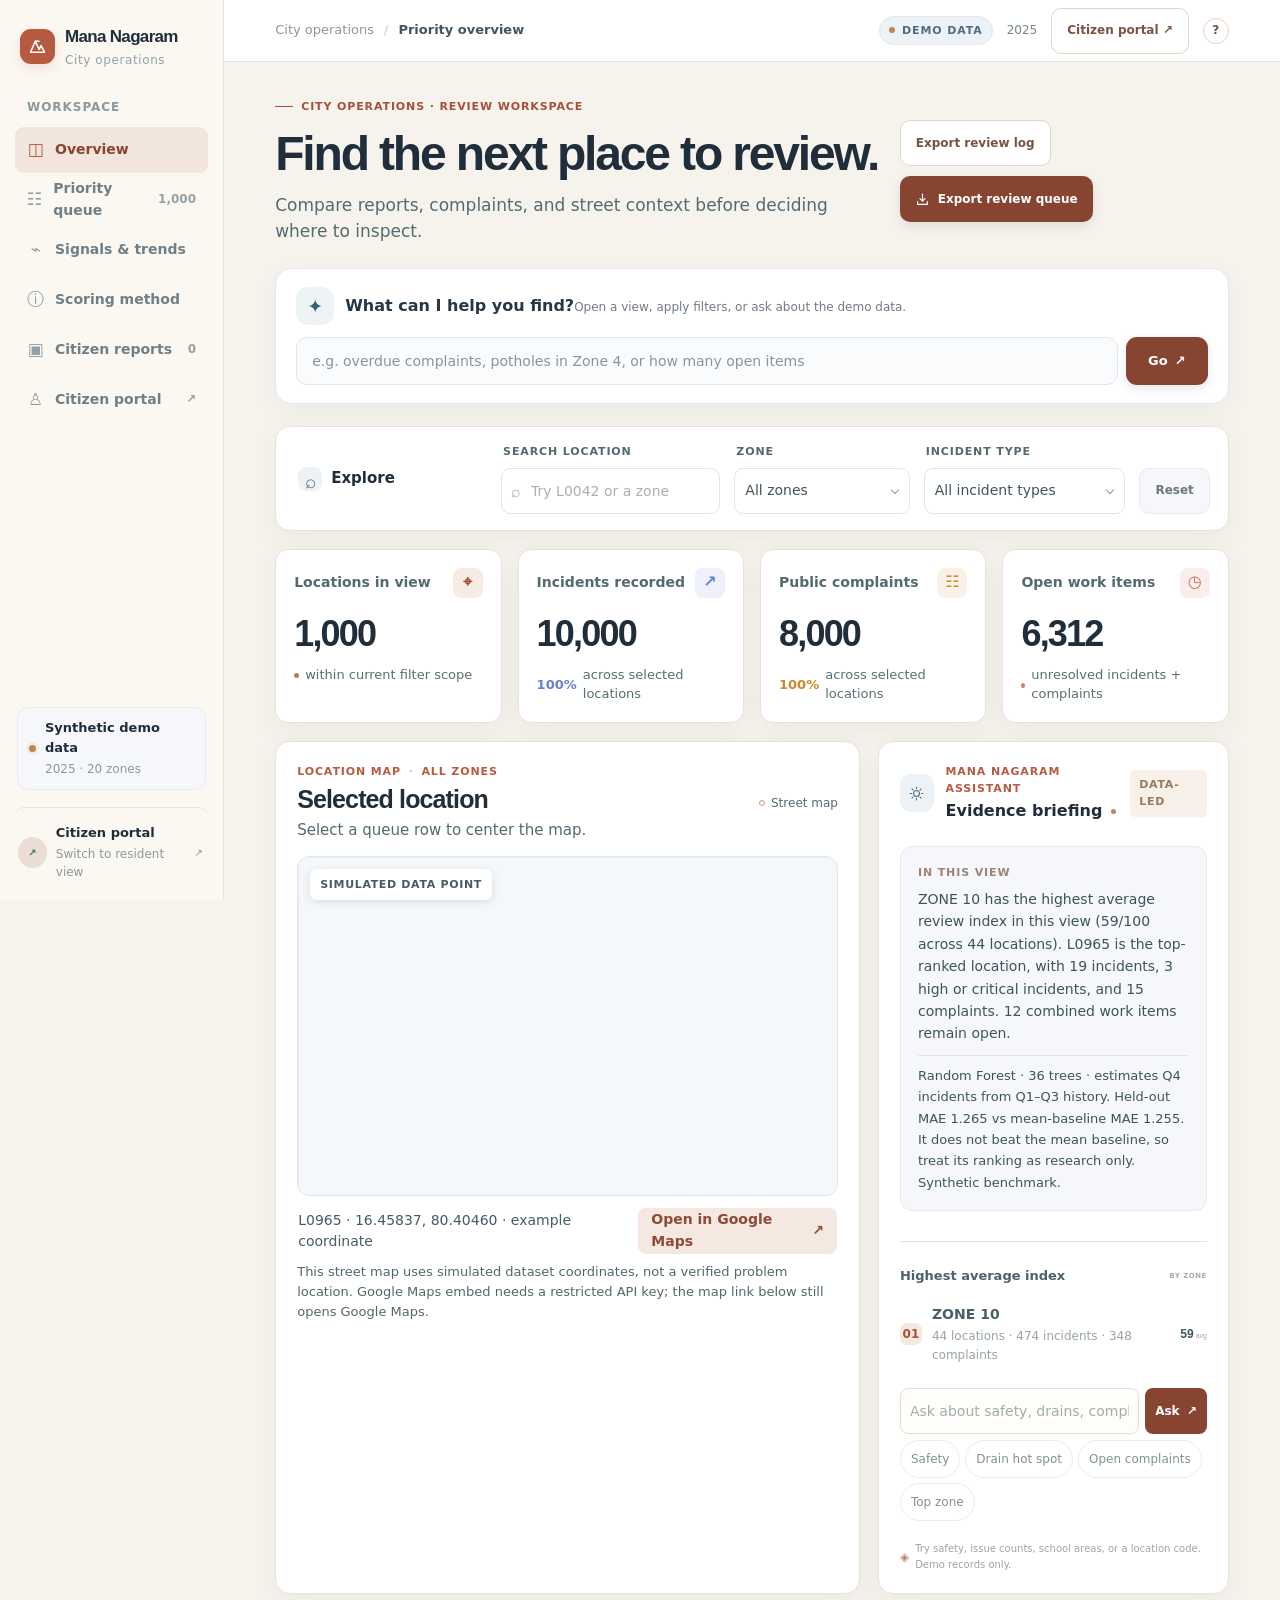
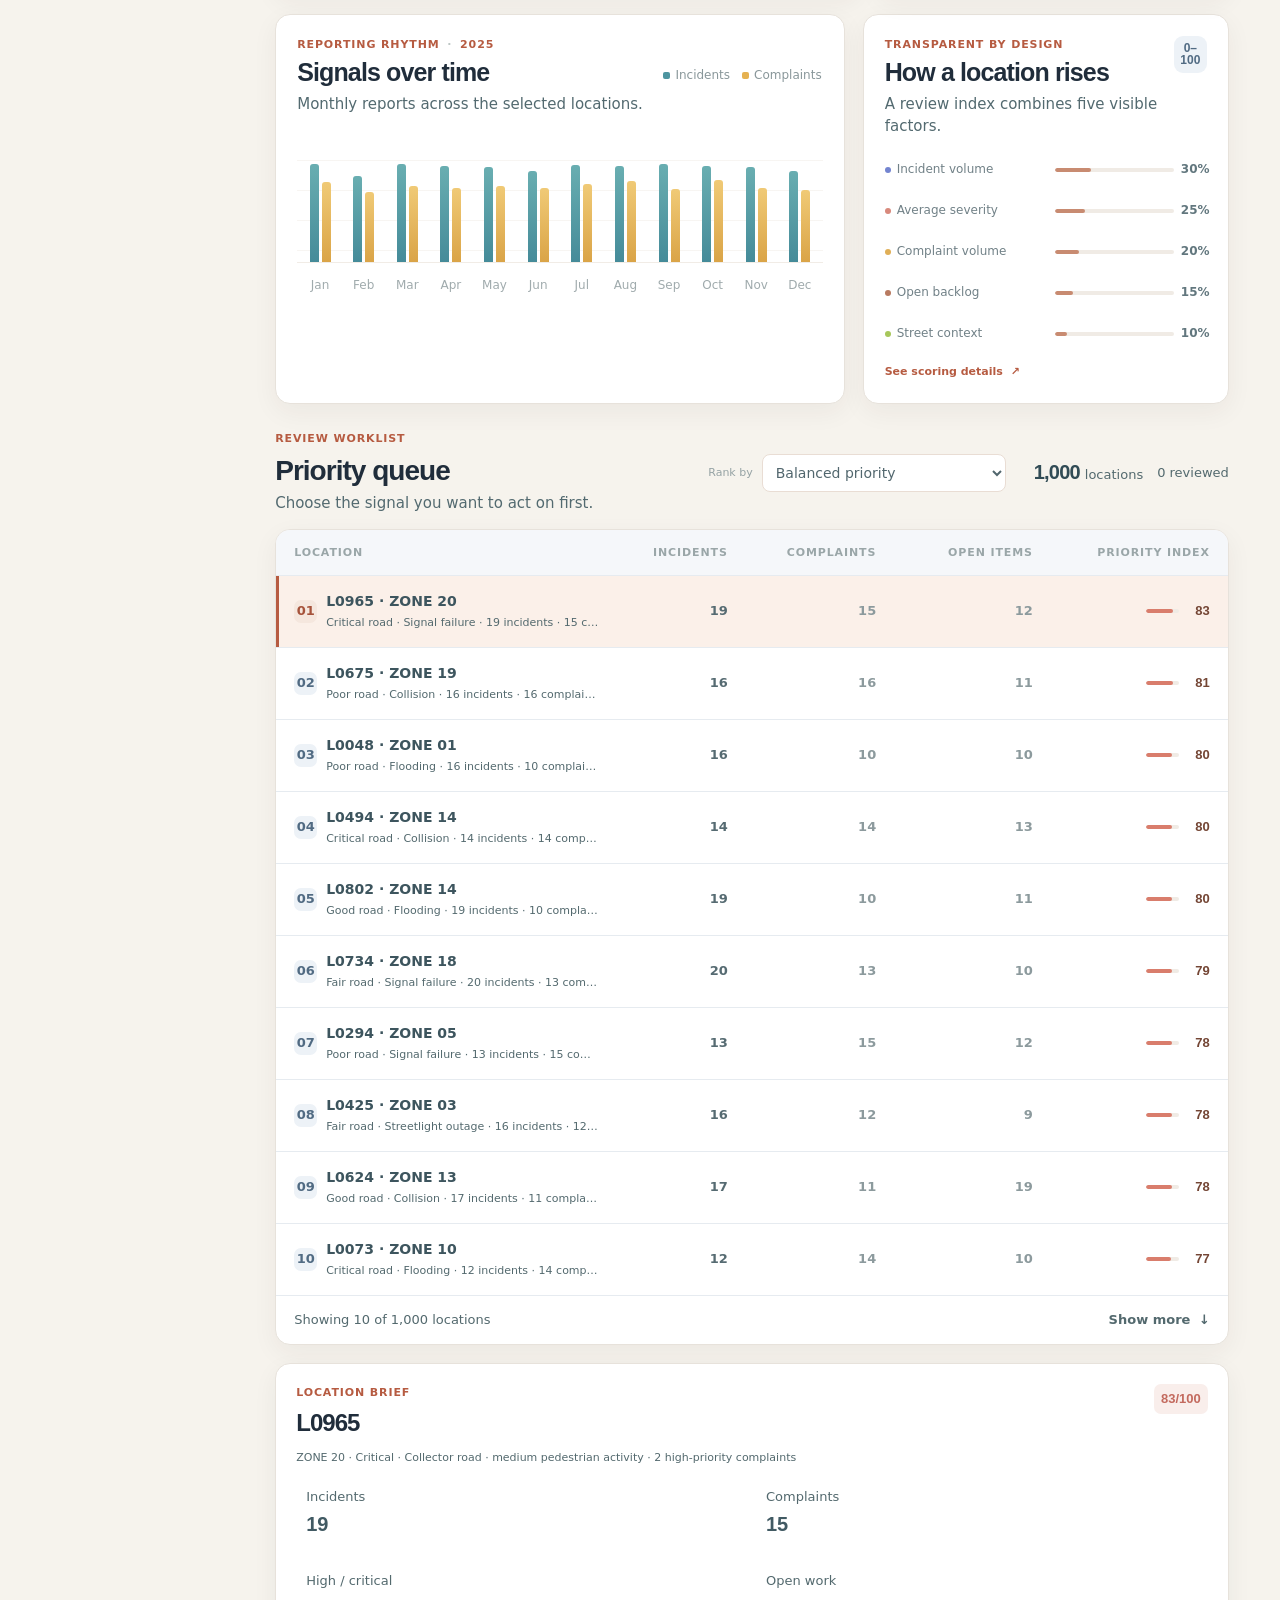
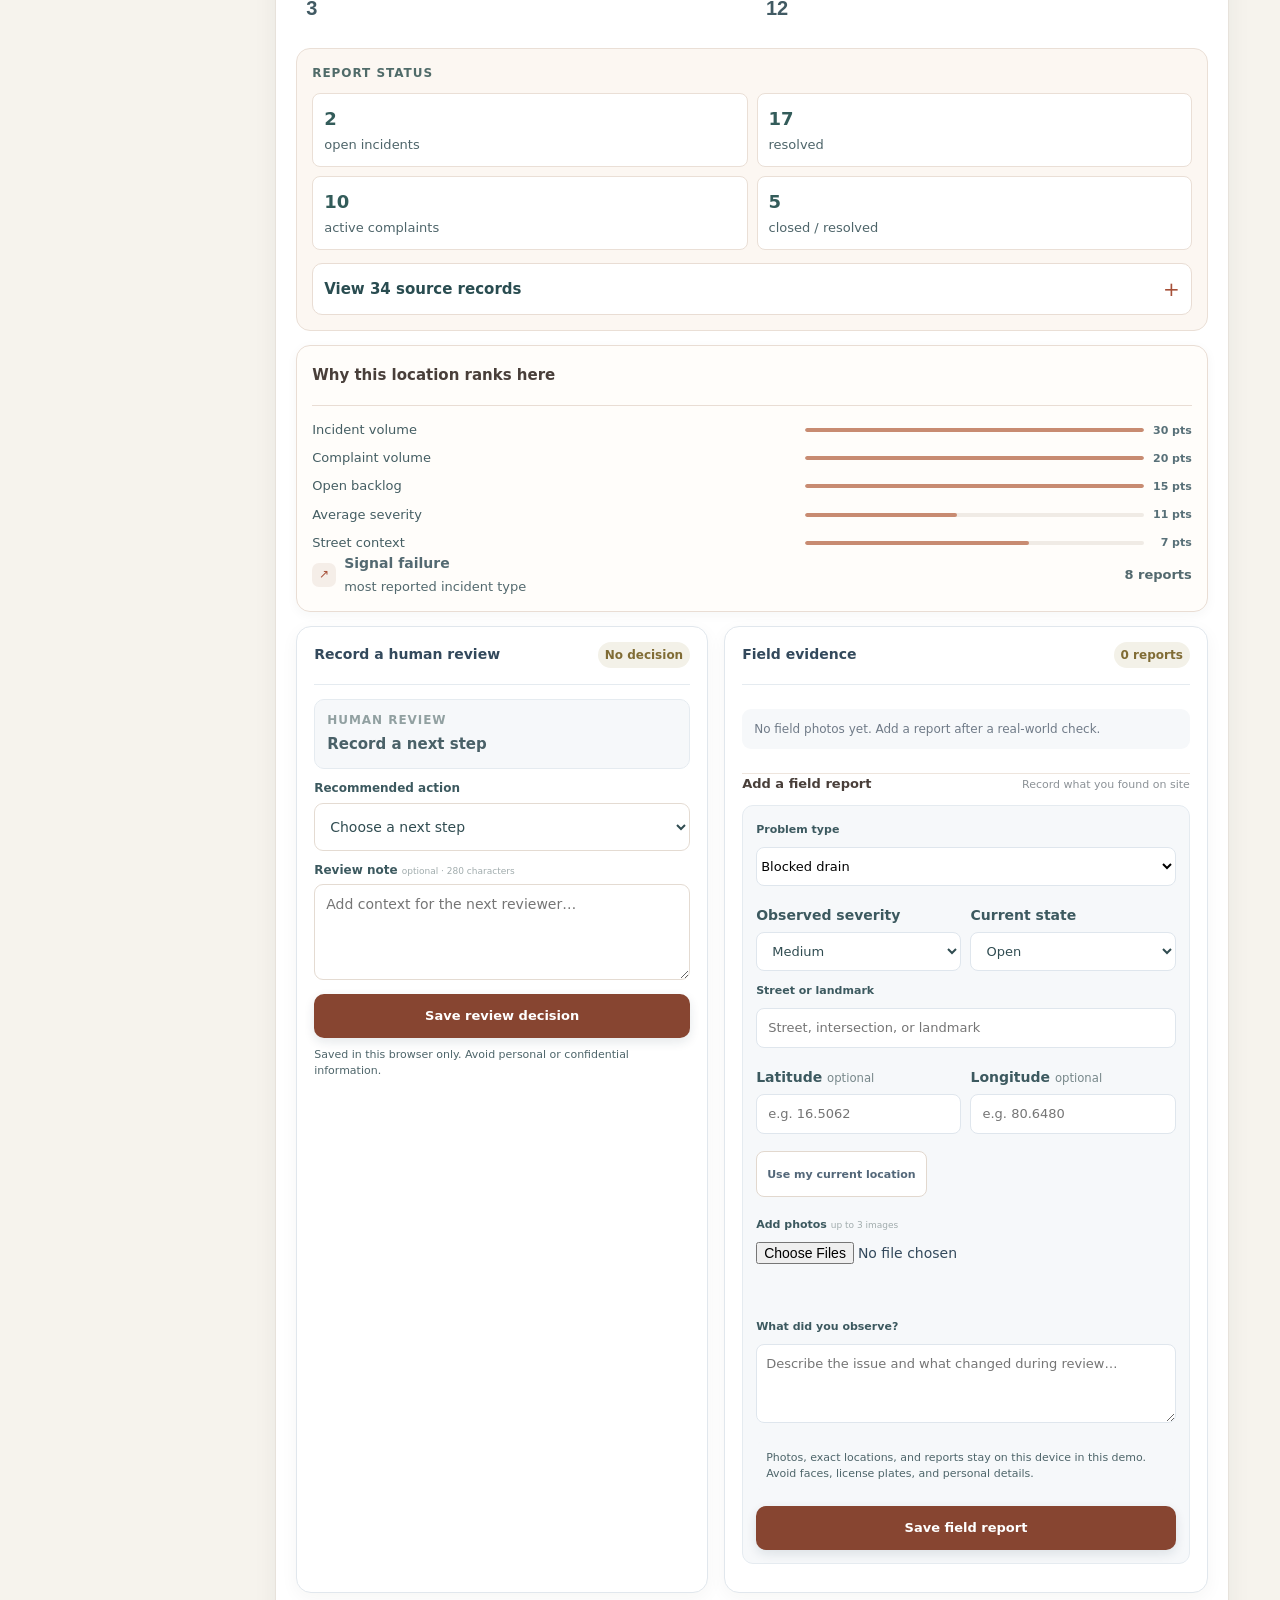
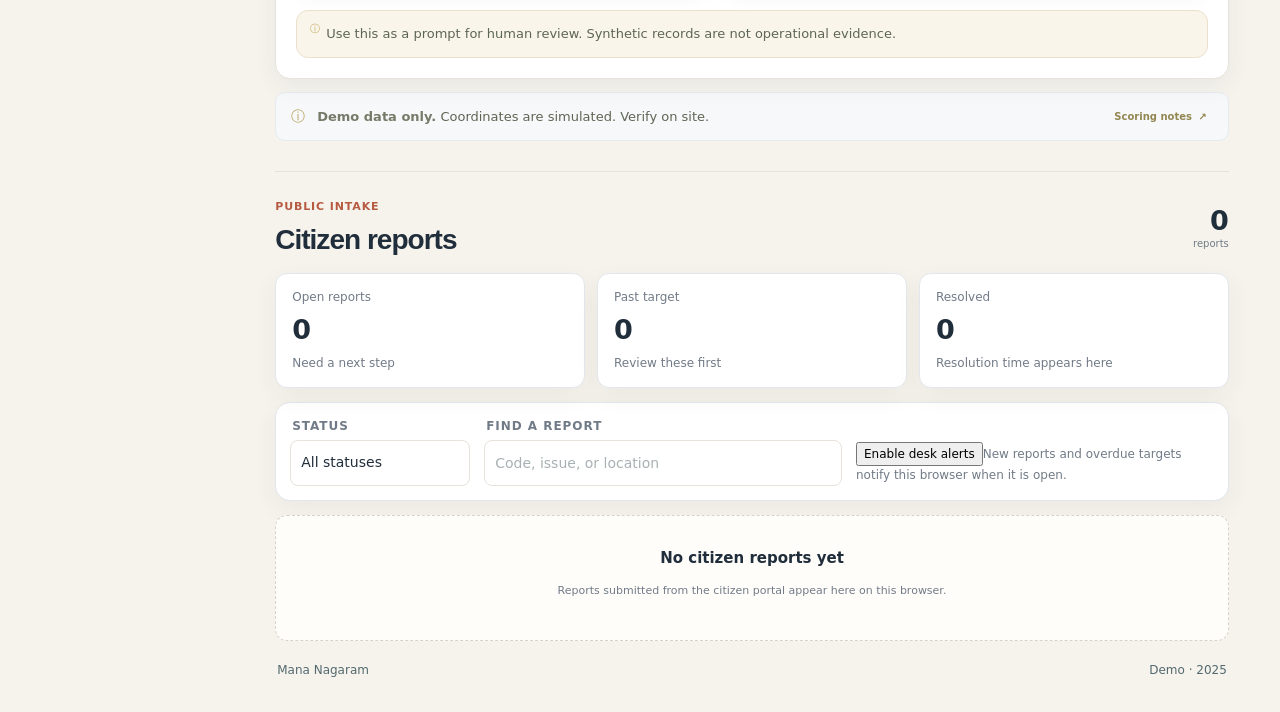
<file: index.html>
<!doctype html>
<html lang="en">
<head>
  <meta charset="utf-8">
  <meta name="viewport" content="width=device-width, initial-scale=1">
  <meta name="theme-color" content="#f4f6f5">
  <meta name="description" content="Evidence-first city operations intelligence. Compare incident history, public complaints, and street context to decide where to review first.">
  <meta property="og:title" content="Mana Nagaram — Where should we fix first?">
  <meta property="og:description" content="An auditable city operations review queue powered by incident and complaint evidence.">
  <meta property="og:type" content="website">
  <link rel="icon" href="favicon.svg" type="image/svg+xml">
  <title>Mana Nagaram | City operations</title>
  <link rel="stylesheet" href="styles.css?v=light-clean-10">
  <link rel="stylesheet" href="workflow.css?v=assistant-no-shortcuts-1">
</head>
<body>
  <div class="app-shell">
    <aside class="sidebar">
      <a class="brand" href="#overview" aria-label="Mana Nagaram home">
        <span class="brand-mark"><svg viewBox="0 0 24 24" aria-hidden="true"><path d="M4 18.5 9.5 6l4.4 9.2 2.2-4.3 3.9 7.6M4 18.5h16M9.5 6l2.6 5.4"/><path d="M9.5 6h4.1"/></svg></span>
        <span><strong>Mana Nagaram</strong><small>City operations</small></span>
      </a>
      <div class="nav-label">Workspace</div>
      <nav class="nav-list" aria-label="Main navigation">
        <a class="nav-item active" href="#overview"><span class="nav-icon">◫</span>Overview</a>
        <a class="nav-item" href="#queue"><span class="nav-icon">☷</span>Priority queue <span class="nav-count" id="navCount">—</span></a>
        <a class="nav-item" href="#signals"><span class="nav-icon">⌁</span>Signals & trends</a>
        <a class="nav-item" href="#method"><span class="nav-icon">ⓘ</span>Scoring method</a>
        <a class="nav-item" href="#citizenInbox"><span class="nav-icon">▣</span>Citizen reports <span class="nav-count" id="citizenInboxCount">0</span></a>
        <a class="nav-item role-switch-nav" href="citizen.html" aria-label="Switch to the citizen interface"><span class="nav-icon">♙</span>Citizen portal <span class="nav-count">↗</span></a>
      </nav>
      <div class="sidebar-spacer"></div>
      <div class="dataset-status"><span class="status-indicator"></span><div><strong>Synthetic demo data</strong><small>2025 · 20 zones</small></div></div>
      <a class="profile profile-switch" href="citizen.html" aria-label="Open the citizen portal"><div class="avatar">↗</div><div><strong>Citizen portal</strong><small>Switch to resident view</small></div><span class="more">↗</span></a>
    </aside>

    <main class="main">
      <header class="topbar">
        <div class="breadcrumb"><span>City operations</span><b>/</b><strong>Priority overview</strong></div>
        <div class="topbar-right"><span class="data-pill"><i></i> DEMO DATA</span><span class="top-date">2025</span><a class="button button-light" href="citizen.html">Citizen portal ↗</a><button id="methodButton" class="top-icon" aria-label="Open scoring method">?</button></div>
      </header>

      <div class="page-wrap">
        <section class="hero" id="overview">
          <div>
            <div class="eyebrow"><span class="eyebrow-line"></span>CITY OPERATIONS · REVIEW WORKSPACE</div>
            <h1>Find the next place to review.</h1>
            <p class="hero-copy">Compare reports, complaints, and street context before deciding where to inspect.</p>
          </div>
          <div class="hero-actions"><button id="exportActions" class="button button-light">Export review log</button><button id="exportTop" class="button button-dark"><svg viewBox="0 0 20 20" aria-hidden="true"><path d="M10 2.8v9.4m0 0 3.4-3.4M10 12.2 6.6 8.8M3.5 12.8v3.7h13v-3.7"/></svg>Export review queue</button></div>
        </section>

        <section class="staff-command card" aria-label="Ask Mana Nagaram">
          <div class="staff-command-heading"><span class="staff-command-icon" aria-hidden="true">✦</span><div class="staff-command-copy"><strong>What can I help you find?</strong><small>Open a view, apply filters, or ask about the demo data.</small></div></div>
          <form id="adminCommandForm"><label class="sr-only" for="adminCommand">Ask for a task</label><input id="adminCommand" maxlength="180" placeholder="e.g. overdue complaints, potholes in Zone 4, or how many open items"><button class="button button-dark" type="submit" aria-label="Go to requested task">Go <span aria-hidden="true">↗</span></button></form>
          <p id="adminCommandResult" aria-live="polite"></p>
        </section>

        <section class="filters card" aria-label="Dashboard filters">
          <div class="filter-title"><span class="filter-icon">⌕</span><span>Explore</span></div>
          <label class="filter-control search-control"><span>Search location</span><div class="control-wrap"><span class="search-glyph">⌕</span><input id="searchInput" type="search" placeholder="Try L0042 or a zone" autocomplete="off"></div></label>
          <label class="filter-control"><span>Zone</span><div class="control-wrap"><select id="zoneFilter"><option value="all">All zones</option></select><b class="caret"></b></div></label>
          <label class="filter-control"><span>Incident type</span><div class="control-wrap"><select id="issueFilter"><option value="all">All incident types</option></select><b class="caret"></b></div></label>
          <button class="button button-reset" id="resetFilters">Reset</button>
        </section>

        <section class="metric-grid" aria-label="Dataset summary">
          <article class="metric-card"><div class="metric-top"><span>Locations in view</span><span class="metric-symbol mint">⌖</span></div><div class="metric-number" id="metricLocations">—</div><div class="metric-foot"><span class="foot-dot green"></span><span>within current filter scope</span></div></article>
          <article class="metric-card"><div class="metric-top"><span>Incidents recorded</span><span class="metric-symbol blue">↗</span></div><div class="metric-number" id="metricIncidents">—</div><div class="metric-foot"><span id="metricIncidentShare" class="foot-accent blue-text">—</span><span>across selected locations</span></div></article>
          <article class="metric-card"><div class="metric-top"><span>Public complaints</span><span class="metric-symbol amber">☷</span></div><div class="metric-number" id="metricComplaints">—</div><div class="metric-foot"><span id="metricComplaintShare" class="foot-accent amber-text">—</span><span>across selected locations</span></div></article>
          <article class="metric-card"><div class="metric-top"><span>Open work items</span><span class="metric-symbol coral">◷</span></div><div class="metric-number" id="metricOpen">—</div><div class="metric-foot"><span class="foot-dot coral-dot"></span><span>unresolved incidents + complaints</span></div></article>
        </section>

        <section class="overview-grid">
          <article class="card map-card">
            <div class="section-heading map-heading"><div><div class="section-kicker">LOCATION MAP <span class="tiny-separator">·</span> <span id="mapScope">ALL ZONES</span></div><h2>Selected location</h2><p class="section-subtitle">Select a queue row to center the map.</p></div><span class="map-caption"><span class="map-caption-dot"></span>Street map</span></div>
            <div class="map-stage"><iframe id="locationMap" title="Street map centered on the selected Mana Nagaram location" loading="lazy" referrerpolicy="strict-origin-when-cross-origin"></iframe><div id="mapLocationLabel" class="map-location-label">DEMO COORDINATE</div></div>
            <div class="map-footer"><div class="map-coordinate" id="mapCoordinates">Select a location to view its map position.</div><a id="googleMapsLink" class="google-map-link" href="https://www.google.com/maps" target="_blank" rel="noopener noreferrer">Open in Google Maps <span aria-hidden="true">↗</span></a></div>
            <p class="map-disclaimer" id="mapDisclaimer">Dataset coordinates are simulated examples. Do not use them to dispatch crews.</p>
          </article>
          <article class="card briefing-card">
            <div class="assistant-top"><div class="assistant-avatar"><svg viewBox="0 0 24 24" aria-hidden="true"><path d="M12 3v2m0 14v2M3 12h2m14 0h2M5.6 5.6 7 7m10 10 1.4 1.4m0-12.8L17 7M7 17l-1.4 1.4"/><circle cx="12" cy="12" r="4.2"/></svg></div><div><div class="section-kicker">MANA NAGARAM ASSISTANT</div><div class="assistant-label">Evidence briefing <span class="live-dot"></span></div></div><span class="assist-badge">DATA-LED</span></div>
            <div class="briefing-body"><div class="briefing-label">IN THIS VIEW</div><p id="briefingText" role="status" aria-live="polite">Loading evidence summary…</p><p id="forecastNote" class="forecast-note" role="status">Loading Random Forest forecast…</p></div>
            <section class="assistant-explore" aria-label="Explore and ask about this view">
              <div class="assistant-explore-body">
                <div class="zone-leaders-head"><span>Highest average index</span><span>BY ZONE</span></div>
                <div class="zone-leaders" id="zoneLeaders"></div>
                <form class="ask-form" id="assistantForm"><label class="sr-only" for="assistantInput">Ask Mana Nagaram about the records</label><input id="assistantInput" type="text" placeholder="Ask about safety, drains, complaints, or a zone…" autocomplete="off"><button type="submit" aria-label="Ask Mana Nagaram">Ask <span>↗</span></button></form>
                <div class="ask-suggestions" role="group" aria-label="Quick questions"><button type="button" data-question="security">Safety</button><button type="button" data-question="most drain reports">Drain hot spot</button><button type="button" data-question="how many open complaints">Open complaints</button><button type="button" data-question="which zone has highest average index">Top zone</button></div>
                <div class="assistant-foot"><span class="shield-icon">◈</span><span>Try safety, issue counts, school areas, or a location code. Demo records only.</span></div>
              </div>
            </section>
          </article>
        </section>

        <section class="lower-grid" id="signals">
          <article class="card trend-card">
            <div class="section-heading trend-heading"><div><div class="section-kicker">REPORTING RHYTHM <span class="tiny-separator">·</span> 2025</div><h2>Signals over time</h2><p class="section-subtitle">Monthly reports across the selected locations.</p></div><div class="trend-legend"><span><i class="trend-key incidents-key"></i>Incidents</span><span><i class="trend-key complaints-key"></i>Complaints</span></div></div>
            <div class="trend-chart" id="trendChart" role="img" aria-label="Monthly incident and complaint reports"></div>
            <div class="trend-months" id="trendMonths"></div>
          </article>
          <article class="card method-card" id="method">
            <div class="method-head"><div><div class="section-kicker">TRANSPARENT BY DESIGN</div><h2>How a location rises</h2><p class="section-subtitle">A review index combines five visible factors.</p></div><div class="score-mark">0–<br>100</div></div>
            <div class="factor-list"><div class="factor-row"><span class="factor-name"><i class="factor-dot dot-indigo"></i>Incident volume</span><span class="factor-bar"><i style="width:30%"></i></span><strong>30%</strong></div><div class="factor-row"><span class="factor-name"><i class="factor-dot dot-rose"></i>Average severity</span><span class="factor-bar"><i style="width:25%"></i></span><strong>25%</strong></div><div class="factor-row"><span class="factor-name"><i class="factor-dot dot-amber"></i>Complaint volume</span><span class="factor-bar"><i style="width:20%"></i></span><strong>20%</strong></div><div class="factor-row"><span class="factor-name"><i class="factor-dot dot-teal"></i>Open backlog</span><span class="factor-bar"><i style="width:15%"></i></span><strong>15%</strong></div><div class="factor-row"><span class="factor-name"><i class="factor-dot dot-lime"></i>Street context</span><span class="factor-bar"><i style="width:10%"></i></span><strong>10%</strong></div></div>
            <button id="methodInline" class="text-link">See scoring details <span>↗</span></button>
          </article>
        </section>

        <section class="queue-section" id="queue">
          <div class="queue-heading"><div><div class="section-kicker">REVIEW WORKLIST</div><h2>Priority queue</h2><p class="section-subtitle">Choose the signal you want to act on first.</p></div><div class="queue-tools"><label class="sort-control"><span>Rank by</span><select id="sortBy" aria-label="Rank locations by"><option value="priority">Balanced priority</option><option value="severity">High / critical risk</option><option value="open">Open workload</option><option value="complaints">Most complaints</option><option value="incidents">Most incidents</option><option value="forecast">Experimental forecast · Q4</option></select></label><div class="queue-total"><strong id="queueCount">—</strong><span>locations</span></div><span class="queue-reviewed" id="queueReviewCount">— reviewed</span></div></div>
          <div class="queue-layout">
            <article class="card table-card">
              <div class="table-topline"><span>LOCATION</span><span>INCIDENTS</span><span>COMPLAINTS</span><span>OPEN ITEMS</span><span>PRIORITY INDEX</span></div>
              <div id="queueRows" class="queue-rows"></div>
              <div class="table-footer"><span id="tableShowing">Showing —</span><button id="showMore" class="text-link">Show more <span>↓</span></button></div>
            </article>
            <aside class="card detail-card" id="detailCard" aria-live="polite">
              <div class="detail-top"><div><div class="section-kicker">LOCATION BRIEF</div><h3 id="detailId">Select a location</h3></div><span class="priority-chip" id="detailPriority">—</span></div>
              <div id="detailMeta" class="detail-meta">Choose a row in the review queue to see its evidence.</div>
              <div class="detail-divider"></div>
              <div class="detail-stats"><div><span>Incidents</span><strong id="detailIncidents">—</strong></div><div><span>Complaints</span><strong id="detailComplaints">—</strong></div><div><span>High / critical</span><strong id="detailSeverity">—</strong></div><div><span>Open work</span><strong id="detailOpen">—</strong></div></div>
              <div class="detail-divider"></div>
              <section class="record-history" aria-labelledby="recordHistoryHeading">
                <div class="detail-subhead" id="recordHistoryHeading">REPORT STATUS</div>
                <div id="recordSummary" class="record-summary" aria-live="polite">Loading report status…</div>
                <details class="source-records" id="sourceRecordsDetails">
                  <summary id="sourceRecordsSummary">View incident and complaint history</summary>
                  <label class="sr-only" for="recordsFilter">Filter source records</label>
                  <select id="recordsFilter"><option value="all">All record types</option><option value="followup">Needs follow-up</option><option value="incident">Incidents only</option><option value="complaint">Complaints only</option></select>
                  <div id="sourceRecordList" class="record-list"></div>
                </details>
              </section>
              <div class="detail-divider"></div>
              <details class="detail-disclosure" open data-open-on-select>
                <summary>Why this location ranks here</summary>
                <div class="detail-disclosure-body"><div id="detailReasons" class="reason-list"></div><div class="issue-line"><span id="detailIssueIcon" class="issue-icon">↗</span><div><strong id="detailIssue">—</strong><small id="detailIssueSub">incident type</small></div><span id="detailIssueCount" class="issue-count">—</span></div></div>
              </details>
              <div class="decision-evidence-grid" aria-label="Review actions and field evidence">
                <section class="detail-disclosure decision-disclosure">
                  <div class="decision-section-heading"><span>Record a human review</span><span id="decisionSavedState" class="decision-state">No decision</span></div>
                  <section class="decision-panel" aria-labelledby="decisionHeading">
                    <div class="decision-heading"><div><div class="detail-subhead">HUMAN REVIEW</div><strong id="decisionHeading">Record a next step</strong></div></div>
                    <label class="decision-label" for="decisionAction">Recommended action</label>
                    <select id="decisionAction"><option value="">Choose a next step</option><option>Schedule a field inspection</option><option>Request a maintenance estimate</option><option>Monitor incoming reports</option><option>Hold for local data validation</option></select>
                    <label class="decision-label" for="decisionNote">Review note <span>optional · 280 characters</span></label>
                    <textarea id="decisionNote" maxlength="280" rows="3" placeholder="Add context for the next reviewer…"></textarea>
                    <button id="saveDecision" class="button button-dark decision-save" type="button">Save review decision</button>
                    <p class="decision-foot">Saved in this browser only. Avoid personal or confidential information.</p>
                  </section>
                </section>
                <section class="detail-disclosure field-reports" aria-labelledby="fieldReportsHeading">
                  <div class="decision-section-heading"><span id="fieldReportsHeading">Field evidence</span><span id="fieldReportCount" class="decision-state">0 reports</span></div>
                  <div id="fieldReportList" class="field-report-list"></div>
                  <div class="field-report-details" id="fieldReportDetails">
                    <div class="field-report-details-heading"><strong>Add a field report</strong><span>Record what you found on site</span></div>
                    <form id="fieldReportForm" class="field-report-form">
                    <label class="decision-label" for="reportType">Problem type</label>
                    <select id="reportType" required></select>
                    <div class="report-two-col">
                      <label class="field-input"><span>Observed severity</span><select id="reportSeverity"><option>Low</option><option selected>Medium</option><option>High</option><option>Critical</option></select></label>
                      <label class="field-input"><span>Current state</span><select id="reportStatus"><option>Open</option><option>Assigned</option><option>In progress</option><option>Fixed</option><option>Verified</option></select></label>
                    </div>
                    <label class="decision-label" for="reportAddress">Street or landmark</label>
                    <input id="reportAddress" class="field-text" type="text" maxlength="160" placeholder="Street, intersection, or landmark" required>
                    <div class="report-two-col report-coordinates">
                      <label class="field-input"><span>Latitude <small>optional</small></span><input id="reportLat" type="number" step="any" min="-90" max="90" inputmode="decimal" placeholder="e.g. 16.5062"></label>
                      <label class="field-input"><span>Longitude <small>optional</small></span><input id="reportLon" type="number" step="any" min="-180" max="180" inputmode="decimal" placeholder="e.g. 80.6480"></label>
                    </div>
                    <button id="useCurrentLocation" class="location-button" type="button">Use my current location</button>
                    <label class="decision-label" for="reportPhotos">Add photos <span>up to 3 images</span></label>
                    <input id="reportPhotos" class="photo-input" type="file" accept="image/*" capture="environment" multiple>
                    <div id="photoPreview" class="photo-preview" aria-live="polite"></div>
                    <label class="decision-label" for="reportNote">What did you observe?</label>
                    <textarea id="reportNote" maxlength="500" rows="3" placeholder="Describe the issue and what changed during review…" required></textarea>
                    <p class="decision-foot">Photos, exact locations, and reports stay on this device in this demo. Avoid faces, license plates, and personal details.</p>
                    <button id="saveFieldReport" class="button button-dark decision-save" type="submit">Save field report</button>
                    </form>
                  </div>
                </section>
              </div>
              <div class="detail-caution"><span>ⓘ</span><span>Use this as a prompt for human review. Synthetic records are not operational evidence.</span></div>
            </aside>
          </div>
          <div class="disclaimer"><span class="disclaimer-icon">ⓘ</span><p><strong>Demo data only.</strong> Coordinates are simulated. Verify on site.</p><button id="methodBottom">Scoring notes <span>↗</span></button></div>
        </section>
        <section class="citizen-inbox-section" id="citizenInbox">
          <div class="queue-heading"><div><div class="section-kicker">PUBLIC INTAKE</div><h2>Citizen reports</h2></div><div class="inbox-total"><strong id="citizenInboxTotal">0</strong><span>reports</span></div></div>
          <div class="inbox-metrics" id="citizenInboxMetrics"></div>
          <div class="inbox-toolbar card"><label class="filter-control"><span>Status</span><div class="control-wrap"><select id="citizenStatusFilter"><option value="all">All statuses</option><option value="open">Open reports</option><option value="overdue">Past target</option><option>Received</option><option>Under review</option><option>Scheduled</option><option>Resolved</option><option>Not actionable</option></select></div></label><label class="filter-control"><span>Find a report</span><div class="control-wrap"><input id="citizenReportSearch" type="search" placeholder="Code, issue, or location"></div></label><p><button class="notification-toggle" id="enableDeskNotifications" type="button">Enable desk alerts</button><span>New reports and overdue targets notify this browser when it is open.</span></p></div>
          <div class="citizen-admin-list" id="citizenReportList"></div>
          <datalist id="assigneeOptions"><option value="Asha Rao"><option value="Vikram Singh"><option value="Meera Iyer"><option value="Arjun Kumar"><option value="Sneha Das"><option value="Ravi Kumar"><option value="Pooja Nair"><option value="Operations desk"></datalist>
        </section>
        <footer class="page-footer"><span>Mana Nagaram</span><span>Demo · 2025</span></footer>
      </div>
    </main>
  </div>

  <dialog id="methodDialog" class="method-dialog">
    <form method="dialog"><button class="dialog-close" aria-label="Close">×</button></form>
    <div class="section-kicker">SCORING DETAILS</div><h2>A review index, with the math in view.</h2>
    <p class="dialog-intro">Mana Nagaram combines normalized evidence into a 0–100 index. Each count is scaled against the 95th percentile across all locations, then capped at 100. That keeps unusually large values from dominating the queue.</p>
    <div class="dialog-weights"><div><b>30%</b><span>Incident volume<br><small>Historical reports per location</small></span></div><div><b>25%</b><span>Average severity<br><small>Low 1 · Medium 2 · High 3 · Critical 4</small></span></div><div><b>20%</b><span>Complaint volume<br><small>Public complaints per location</small></span></div><div><b>15%</b><span>Open backlog<br><small>Unresolved incidents + open complaints</small></span></div><div><b>10%</b><span>Street context<br><small>Road condition, pedestrian activity, proximity, density</small></span></div></div>
    <p class="dialog-note"><strong>ML forecast:</strong> a 36-tree Random Forest regressor estimates Q4 incident counts from Q1–Q3 incidents and complaints plus street context. Results include a location holdout test and mean-baseline comparison. The review index remains a separate, transparent heuristic. Both use synthetic data and require local validation before operational use.</p>
    <div class="dialog-source">Source: supplied DATATHON Track 3 synthetic dataset · 2025</div>
  </dialog>

  <div id="toast" class="toast" role="status" aria-live="polite"></div>

  <script src="google-maps-config.js?v=1"></script>
  <script src="data.js?v=review-workspace-4"></script>
  <script src="app.js?v=assistant-answers-2"></script>
  <script src="citizen-admin.js?v=command-router-3"></script>
  </body>
</html>
</file>
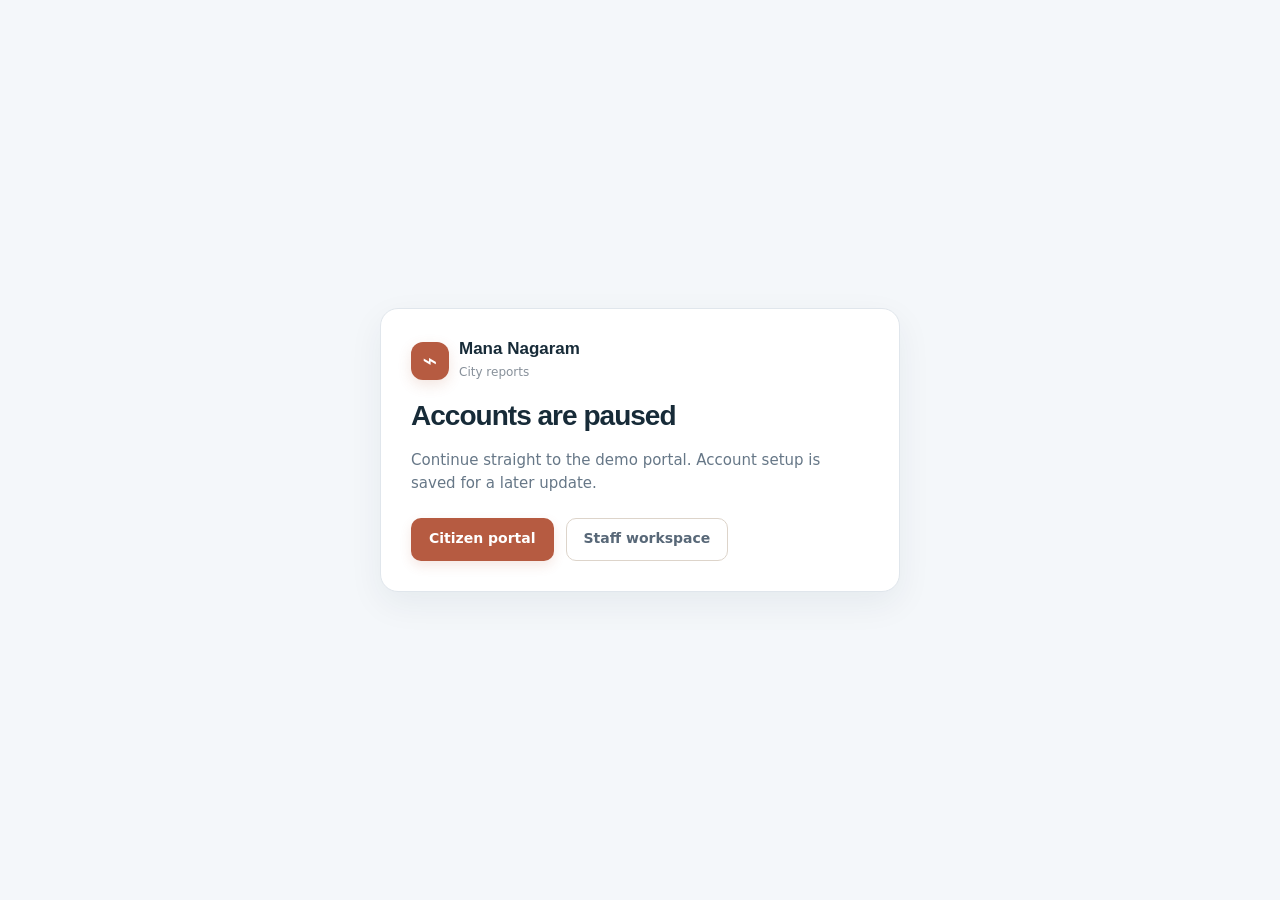
<file: auth.html>
<!doctype html>
<html lang="en">
<head>
  <meta charset="UTF-8">
  <meta name="viewport" content="width=device-width, initial-scale=1">
  <meta name="theme-color" content="#f4f7fa">
  <title>Accounts paused | Mana Nagaram</title>
  <link rel="stylesheet" href="citizen.css?v=citizen-layout-v5">
  <style>
    body{min-height:100vh;display:grid;place-items:center;padding:24px}.auth-card{width:min(100%,520px);padding:30px;border:1px solid #e0e6ec;border-radius:18px;background:#fff;box-shadow:0 12px 34px #172b3810}.auth-card h1{margin:12px 0;font-size:28px}.auth-card p{color:#667787}.auth-links{display:flex;gap:12px;flex-wrap:wrap;margin-top:22px}
  </style>
</head>
<body>
  <main class="auth-card">
    <a class="brand citizen-brand" href="citizen.html"><span class="brand-mark" aria-hidden="true">⌁</span><span><strong>Mana Nagaram</strong><small>City reports</small></span></a>
    <h1>Accounts are paused</h1>
    <p>Continue straight to the demo portal. Account setup is saved for a later update.</p>
    <nav class="auth-links" aria-label="Choose a portal">
      <a class="button button-primary" href="citizen.html">Citizen portal</a>
      <a class="button button-outline" href="index.html">Staff workspace</a>
    </nav>
  </main>
</body>
</html>
</file>
<file: styles.css>
:root{--bg:#f6f3ed;--paper:#fff;--ink:#172b38;--muted:#77858d;--line:#e6ebea;--teal:#b65b41;--teal-dark:#874531;--teal-soft:#f4e8e1;--blue:#5976cf;--blue-soft:#edf0fb;--amber:#d78a2d;--amber-soft:#fbf2e7;--coral:#c86758;--coral-soft:#f9eeeb;--lime:#bc9561;--shadow:0 9px 30px rgba(20,43,55,.045);--radius:16px}
*{box-sizing:border-box}
html{scroll-behavior:smooth;scroll-padding-top:24px}
body{margin:0;background:var(--bg);color:var(--ink);font-family:'DM Sans',Inter,ui-sans-serif,system-ui,-apple-system,'Segoe UI',sans-serif;font-size:13px;line-height:1.45}
button,input,select{font:inherit}button,a,select{touch-action:manipulation}button{cursor:pointer}a{color:inherit;text-decoration:none}
.app-shell{min-height:100vh;display:grid;grid-template-columns:232px minmax(0,1fr)}
.sidebar{height:100vh;position:sticky;top:0;background:#fffdfa;border-right:1px solid var(--line);display:flex;flex-direction:column;padding:25px 15px 17px;z-index:5}
.brand{display:flex;align-items:center;gap:10px;padding:0 8px 34px}.brand-mark{width:35px;height:35px;background:var(--teal);border-radius:11px;color:#fff;display:grid;place-items:center;box-shadow:0 5px 12px #b65b4124}.brand-mark svg{width:21px;fill:none;stroke:currentColor;stroke-width:1.75;stroke-linecap:round;stroke-linejoin:round}.brand strong{display:block;font-family:Manrope,sans-serif;font-size:15px;letter-spacing:-.04em}.brand em{font-style:normal;color:var(--teal)}.brand small{display:block;color:#94a0a4;font-size:9px;letter-spacing:.05em;margin-top:1px}.nav-label,.section-kicker{color:#8a999e;font-size:9px;font-weight:700;letter-spacing:.13em;text-transform:uppercase}.nav-label{padding:0 12px;margin:0 0 10px}.nav-list{display:grid;gap:4px}.nav-item{height:40px;display:flex;align-items:center;gap:11px;padding:0 12px;border-radius:10px;color:#6f7f86;font-size:12px;font-weight:600;transition:.16s}.nav-item:hover{background:#f2ece5;color:var(--ink)}.nav-item.active{background:#f4e8e1;color:#a65038}.nav-icon{width:17px;font-size:17px;font-weight:400;line-height:1;text-align:center;color:#92a0a4}.active .nav-icon{color:var(--teal)}.nav-count{margin-left:auto;color:#96a1a4;font-size:10px;font-weight:600}.sidebar-spacer{flex:1}.dataset-status{display:flex;align-items:center;gap:9px;background:#f8f5ef;border:1px solid #f0ebe5;border-radius:11px;padding:10px 11px;margin:0 2px 17px}.status-indicator,.live-dot{width:7px;height:7px;border-radius:50%;background:#bd846b;box-shadow:0 0 0 3px #f1ece6;flex:none}.dataset-status strong,.dataset-status small,.profile strong,.profile small{display:block}.dataset-status strong{font-size:10px;font-weight:700}.dataset-status small{color:#8d999d;font-size:9px;margin-top:2px}.profile{border-top:1px solid var(--line);padding:15px 3px 0;display:flex;align-items:center;gap:9px}.avatar{width:31px;height:31px;background:#e9ddd4;color:#38766c;border-radius:50%;display:grid;place-items:center;font-size:10px;font-weight:700}.profile strong{font-size:10px}.profile small{font-size:9px;color:#8d999d;margin-top:2px}.more{margin-left:auto;color:#89959a;letter-spacing:2px;font-size:10px}
.main{min-width:0}.topbar{height:60px;background:#fffdfa;border-bottom:1px solid var(--line);padding:0 40px;display:flex;align-items:center;justify-content:space-between}.breadcrumb{display:flex;align-items:center;gap:10px;color:#8b989c;font-size:11px}.breadcrumb b{font-weight:400;color:#c3ccca}.breadcrumb strong{color:#425660;font-weight:600}.topbar-right{display:flex;align-items:center;gap:14px}.data-pill{display:inline-flex;align-items:center;gap:7px;background:#f5eee8;border:1px solid #f1ece6;border-radius:20px;color:#9a6740;padding:5px 9px;font-size:8px;font-weight:700;letter-spacing:.08em}.data-pill i{width:6px;height:6px;border-radius:50%;background:#bd846b}.top-date{color:#76868d;font-size:10px}.top-icon{width:26px;height:26px;border-radius:50%;border:1px solid #e9ddd4;background:#fff;color:#6d8584;font-size:12px;font-weight:700}.page-wrap{max-width:1450px;padding:32px 40px 23px;margin:auto}.hero{display:flex;align-items:flex-end;justify-content:space-between;gap:20px;margin-bottom:22px}.eyebrow{display:flex;align-items:center;gap:8px;color:#a65038;font-size:9px;letter-spacing:.14em;font-weight:700;margin:0 0 9px}.eyebrow-line{width:18px;height:1px;background:#a65038}.hero h1{font-family:Manrope,'DM Sans',sans-serif;font-size:34px;letter-spacing:-.055em;line-height:1.08;font-weight:700;margin:0}.mobile-break{display:none}.hero-copy{color:#839097;font-size:12px;margin:9px 0 0;max-width:500px}.button{border:0;border-radius:9px;padding:10px 13px;display:inline-flex;align-items:center;justify-content:center;gap:8px;font-weight:600;font-size:10px;white-space:nowrap;transition:.17s}.button svg{width:15px;height:15px;fill:none;stroke:currentColor;stroke-width:1.6;stroke-linecap:round;stroke-linejoin:round}.button-dark{color:#fff;background:#17333e;box-shadow:0 4px 11px #16313d1c}.button-dark:hover{background:#0c5960;transform:translateY(-1px)}
.card{background:var(--paper);border:1px solid var(--line);border-radius:var(--radius);box-shadow:var(--shadow)}.filters{min-height:81px;padding:13px 15px;display:grid;grid-template-columns:1.1fr 1.25fr 1fr 1.15fr auto;align-items:end;gap:12px;margin-bottom:14px}.filter-title{align-self:center;display:grid;grid-template-columns:25px auto;column-gap:8px;align-items:center;padding:0 4px}.filter-title>span:nth-child(2){font-size:11px;font-weight:700}.filter-title small{grid-column:2;color:#99a4a7;font-size:9px;margin-top:2px}.filter-icon{width:24px;height:24px;border-radius:8px;background:#f4e8e1;color:var(--teal);display:grid;place-items:center;font-size:19px}.filter-control{display:block;min-width:0}.filter-control>span{display:block;color:#8a969a;font-size:8px;text-transform:uppercase;letter-spacing:.08em;font-weight:700;margin:0 0 5px 2px}.control-wrap{height:34px;position:relative}.control-wrap input,.control-wrap select{width:100%;height:34px;border:1px solid #e9ddd4;border-radius:8px;background:#fff;outline:none;color:#40545d;font-size:10px;padding:0 29px 0 10px;appearance:none}.control-wrap input{padding-left:29px}.control-wrap input::placeholder{color:#a8b1b3}.control-wrap input:focus,.control-wrap select:focus{border-color:#dfb9a5;box-shadow:0 0 0 3px #f7ece5}.search-glyph{position:absolute;z-index:1;left:10px;top:6px;color:#9ba9aa;font-size:16px}.caret{position:absolute;right:12px;top:13px;width:6px;height:6px;border-right:1px solid #8f9b9e;border-bottom:1px solid #8f9b9e;transform:rotate(45deg);pointer-events:none}.button-reset{height:34px;background:#f6f3ed;border:1px solid #e9ddd4;color:#697a80;padding:0 12px}.button-reset:hover{background:#f0ebe5}
.metric-grid{display:grid;grid-template-columns:repeat(4,minmax(0,1fr));gap:13px;margin-bottom:15px}.metric-card{background:#fff;border:1px solid var(--line);border-radius:13px;padding:13px 15px 12px;box-shadow:var(--shadow);min-width:0}.metric-top{display:flex;align-items:center;justify-content:space-between;color:#7c8b91;font-size:10px;font-weight:600}.metric-symbol{width:26px;height:26px;border-radius:8px;display:grid;place-items:center;font-size:16px}.metric-symbol.mint{background:#f7ece5;color:#a65038}.metric-symbol.blue{background:#eef0fb;color:#687ed0}.metric-symbol.amber{background:#fbf2e7;color:#cf8b34}.metric-symbol.coral{background:#f9eeeb;color:#c66e5f}.metric-number{font-family:Manrope,sans-serif;font-size:25px;letter-spacing:-.05em;font-weight:700;margin:6px 0 4px}.metric-foot{display:flex;align-items:center;gap:6px;color:#99a4a7;font-size:9px;white-space:nowrap}.foot-dot{width:5px;height:5px;background:#b87a60;border-radius:50%}.foot-dot.coral-dot{background:#d37a6e}.foot-accent{font-weight:700}.blue-text{color:#6c80cb}.amber-text{color:#ca8931}
.overview-grid{display:grid;grid-template-columns:minmax(0,1.75fr) minmax(280px,.85fr);gap:14px;margin-bottom:15px}.map-card{padding:16px 17px 12px;min-width:0}.section-heading{display:flex;align-items:flex-start;justify-content:space-between;gap:12px}.section-kicker{font-size:8px}.tiny-separator{color:#bdc6c4;padding:0 3px}.section-heading h2,.method-card h2,.queue-heading h2{font-family:Manrope,sans-serif;font-size:17px;letter-spacing:-.04em;margin:4px 0 2px;font-weight:700}.section-subtitle{color:#929da1;font-size:9px;margin:0}.map-caption{display:flex;align-items:center;gap:6px;color:#93a0a2;font-size:8px;white-space:nowrap;padding-top:1px}.map-caption-dot{height:6px;width:6px;border:1.5px solid #c89b84;border-radius:50%}.map-stage{height:272px;position:relative;margin:8px 2px 0 13px;border:1px solid #f0ebe5;border-radius:11px;overflow:hidden;background-color:#fffdfa;background-image:linear-gradient(to right,#f0ebe57a 1px,transparent 1px),linear-gradient(to bottom,#f0ebe57a 1px,transparent 1px);background-size:52px 52px}.map-stage svg{width:100%;height:100%;display:block}.map-stage .grid-line{stroke:#e9efec;stroke-width:1;stroke-dasharray:2 6}.map-stage .map-boundary{fill:none;stroke:#e9ddd4;stroke-width:1;stroke-dasharray:3 6}.map-axis-x,.map-axis-y{position:absolute;color:#b0bcbb;font-size:7px;letter-spacing:.04em;text-transform:uppercase;pointer-events:none}.map-axis-x{bottom:4px;left:50%;transform:translateX(-50%)}.map-axis-y{left:4px;top:50%;writing-mode:vertical-rl;transform:translateY(-50%) rotate(180deg)}.map-compass{position:absolute;z-index:1;right:11px;top:9px;color:#9aa8a7;font-size:8px;display:grid;justify-items:center;line-height:1.3}.map-compass span{font-size:13px;color:#778e8b}.map-point{cursor:pointer;transition:r .16s,opacity .16s;stroke:#fff;stroke-width:1.15}.map-point:hover{stroke:#163943;stroke-width:2}.map-point.selected{stroke:#173b43;stroke-width:2}.map-halo{fill:none;stroke:#b65b41;stroke-width:1.3;opacity:.65}.map-footer{display:flex;align-items:center;justify-content:space-between;padding:8px 1px 0}.map-legend{display:flex;gap:13px;align-items:center}.map-legend>span{display:flex;align-items:center;gap:5px;font-size:8px;color:#8e9b9e}.legend-dot{width:7px;height:7px;border-radius:50%}.legend-dot.low{background:#bd846b}.legend-dot.mid{background:#e2ad54}.legend-dot.high{background:#d77c69}.map-note{font-size:8px;color:#9ca8aa}.map-tooltip{position:absolute;display:none;pointer-events:none;z-index:4;padding:7px 9px;border-radius:8px;background:#17343f;color:#fff;font-size:9px;box-shadow:0 5px 18px #17343f30;transform:translate(-50%,-115%);white-space:nowrap}.map-tooltip strong{display:block;font-size:9px}.map-tooltip span{color:#c8d8d7;font-size:8px}
.briefing-card{padding:16px 16px 12px;display:flex;flex-direction:column;min-height:344px;overflow:hidden;position:relative}.assistant-top{display:flex;align-items:center;gap:9px}.assistant-avatar{width:29px;height:29px;background:#f4e8e1;color:#a65038;border-radius:9px;display:grid;place-items:center}.assistant-avatar svg{width:17px;height:17px;fill:none;stroke:currentColor;stroke-width:1.5;stroke-linecap:round}.assistant-label{font-size:11px;font-weight:700;margin-top:2px}.live-dot{display:inline-block;width:5px;height:5px;margin-left:3px;vertical-align:2px;box-shadow:none}.assist-badge{margin-left:auto;background:#f7f1ea;color:#9e7957;border-radius:5px;padding:4px 6px;font-size:7px;font-weight:700;letter-spacing:.07em}.briefing-body{margin:20px 0 14px;padding:12px 12px 13px;border-radius:10px;background:#f8f5ef;border:1px solid #eef2f0}.briefing-label{font-size:7px;color:#9c8578;font-weight:700;letter-spacing:.12em}.briefing-body p{font-size:10px;color:#53666d;line-height:1.65;margin:7px 0 0}.briefing-rule{height:1px;background:#f0ebe5}.zone-leaders-head{display:flex;justify-content:space-between;align-items:center;margin:12px 0 8px;color:#4e626a;font-size:9px;font-weight:700}.zone-leaders-head span:last-child{color:#a2adae;font-size:7px;font-weight:600;letter-spacing:.07em}.zone-leaders{display:grid;gap:7px}.zone-leader{display:grid;grid-template-columns:24px minmax(0,1fr) auto;gap:8px;align-items:center}.zone-rank{height:22px;width:22px;background:#f6f3ed;color:#849599;border-radius:7px;display:grid;place-items:center;font-size:8px;font-weight:700}.zone-leader:first-child .zone-rank{background:#f4e8e1;color:#a65038}.zone-main{min-width:0}.zone-name{font-size:9px;font-weight:700;color:#4a6068}.zone-meta{font-size:8px;color:#98a4a6;margin-top:1px}.zone-index{font-family:Manrope,sans-serif;font-size:11px;font-weight:700;color:#3c5861}.zone-index small{font-family:'DM Sans',sans-serif;font-size:7px;color:#9eaaab;font-weight:500}.assistant-foot{display:flex;align-items:center;gap:6px;color:#9aa6a7;font-size:7px;margin-top:auto;padding-top:13px}.shield-icon{font-size:12px;color:#bd846b}
.lower-grid{display:grid;grid-template-columns:minmax(0,1.75fr) minmax(280px,.85fr);gap:14px;margin-bottom:25px}.trend-card{padding:16px 17px 13px;min-width:0}.trend-heading{align-items:center}.trend-legend{display:flex;align-items:center;gap:12px;padding:0 1px 0 0}.trend-legend span{display:flex;align-items:center;gap:5px;color:#89979a;font-size:8px}.trend-key{height:7px;width:7px;border-radius:2px}.incidents-key{background:#4d95a0}.complaints-key{background:#e5b151}.trend-chart{height:123px;display:flex;align-items:stretch;gap:10px;padding:15px 6px 0;margin-top:4px;border-bottom:1px solid #f1ece6;background:repeating-linear-gradient(to bottom,transparent 0,transparent 29px,#f0ebe5 30px)}.trend-month-group{flex:1;min-width:0;display:flex;align-items:flex-end;justify-content:center;gap:3px}.trend-bar{width:min(9px,42%);min-width:3px;border-radius:3px 3px 0 0;transition:height .25s ease;align-self:flex-end}.trend-bar.incident{background:linear-gradient(180deg,#69aeb1,#458b99)}.trend-bar.complaint{background:linear-gradient(180deg,#f0ca76,#daa447)}.trend-bar:hover{filter:brightness(.92)}.trend-months{display:flex;gap:10px;padding:7px 6px 0}.trend-months span{flex:1;text-align:center;font-size:7px;color:#a0abad}.method-card{padding:16px 16px 14px}.method-head{display:flex;justify-content:space-between;align-items:flex-start}.method-card h2{margin-top:4px}.score-mark{background:#f4e8e1;color:#ad553d;border-radius:9px;width:38px;height:37px;display:grid;place-items:center;text-align:center;font-family:Manrope,sans-serif;font-size:12px;font-weight:800;line-height:.95}.factor-list{display:grid;gap:11px;margin-top:17px}.factor-row{display:grid;grid-template-columns:minmax(115px,1.1fr) minmax(40px,.8fr) 26px;gap:7px;align-items:center}.factor-name{display:flex;align-items:center;gap:6px;color:#718187;font-size:8px;white-space:nowrap}.factor-dot{width:6px;height:6px;border-radius:50%;flex:none}.dot-indigo{background:#7384d0}.dot-rose{background:#d8897c}.dot-amber{background:#e0af57}.dot-teal{background:#b87a60}.dot-lime{background:#a7c75b}.factor-bar{height:4px;background:#f0ebe5;border-radius:4px;overflow:hidden}.factor-bar i{height:100%;display:block;background:#c88b71;border-radius:4px}.factor-row strong{text-align:right;font-size:8px;color:#62777e}.text-link{border:0;padding:0;background:transparent;color:#b65b41;font-size:9px;font-weight:700}.text-link:hover{text-decoration:underline}.text-link span{margin-left:4px}.method-card .text-link{margin-top:17px}
.queue-section{margin-top:3px}.queue-heading{display:flex;align-items:flex-end;justify-content:space-between;margin-bottom:12px}.queue-heading h2{font-size:19px;margin:3px 0 2px}.queue-total{display:flex;align-items:baseline;gap:5px;color:#99a4a7;font-size:9px}.queue-total strong{font-family:Manrope,sans-serif;font-size:21px;letter-spacing:-.04em;color:#314b55}.queue-layout{display:grid;grid-template-columns:minmax(0,1.58fr) minmax(280px,.75fr);gap:14px;align-items:start}.table-card{overflow:hidden}.table-topline{height:37px;background:#fafbfa;border-bottom:1px solid #f0ebe5;display:grid;grid-template-columns:minmax(160px,1.7fr) .8fr .85fr .9fr 1.1fr;gap:10px;align-items:center;padding:0 15px;color:#9aa6a8;font-size:7px;font-weight:700;letter-spacing:.08em}.table-topline span:not(:first-child){text-align:right}.queue-rows{min-height:84px}.location-row{width:100%;min-height:59px;border:0;border-bottom:1px solid #f0ebe5;background:#fff;display:grid;grid-template-columns:minmax(160px,1.7fr) .8fr .85fr .9fr 1.1fr;gap:10px;align-items:center;padding:8px 15px;text-align:left;color:inherit;transition:background .14s}.location-row:hover{background:#faf6f0}.location-row.selected{background:#fbf0e9;box-shadow:inset 3px 0 0 var(--teal)}.row-location{display:flex;align-items:center;gap:9px;min-width:0}.row-rank{width:23px;height:23px;border-radius:7px;display:grid;place-items:center;background:#f2ece5;color:#849499;font-size:8px;font-weight:700;flex:none}.location-row:nth-child(1) .row-rank{background:#f4e8e1;color:#a65038}.row-name{min-width:0}.row-name strong{display:block;font-size:9px;font-weight:700;color:#3d555e}.row-name small{display:block;color:#9aa6a8;font-size:8px;margin-top:2px;overflow:hidden;text-overflow:ellipsis;white-space:nowrap}.row-number{text-align:right;font-size:9px;color:#566b72;font-weight:600}.row-number.muted{color:#8c9a9d}.priority-cell{display:flex;align-items:center;justify-content:flex-end;gap:7px}.priority-meter{height:4px;width:33px;background:#f0ebe5;border-radius:4px;overflow:hidden}.priority-meter i{height:100%;display:block;border-radius:4px;background:#bd846b}.priority-meter i.mid{background:#e2b15d}.priority-meter i.high{background:#d97d6c}.priority-score{width:24px;text-align:right;font-family:Manrope,sans-serif;font-size:10px;font-weight:800;color:#36535c}.table-footer{display:flex;align-items:center;justify-content:space-between;padding:10px 15px;color:#9aa5a8;font-size:8px}.table-footer .text-link{font-size:8px}.empty-state{padding:24px 18px;text-align:center;color:#8b999c;font-size:10px}.detail-card{padding:15px 15px 12px;min-height:100%}.detail-top{display:flex;align-items:flex-start;justify-content:space-between;gap:10px}.detail-top h3{font-family:Manrope,sans-serif;font-size:16px;letter-spacing:-.04em;margin:3px 0 0}.priority-chip{background:#f4e8e1;border-radius:7px;color:#a65038;font-family:Manrope,sans-serif;font-weight:800;font-size:10px;padding:5px 7px}.priority-chip.mid{background:#fbf3e7;color:#c28a39}.priority-chip.high{background:#f9eeeb;color:#c36a5e}.detail-meta{color:#8e9b9e;font-size:9px;line-height:1.7;margin-top:8px;min-height:28px}.detail-divider{height:1px;background:#f0ebe5;margin:12px 0}.detail-stats{display:grid;grid-template-columns:1fr 1fr;gap:11px 8px}.detail-stats>div{display:flex;flex-direction:column;gap:2px}.detail-stats span{color:#9aa6a7;font-size:8px}.detail-stats strong{font-family:Manrope,sans-serif;color:#415a63;font-size:13px}.detail-subhead{color:#91a0a1;font-size:7px;font-weight:700;letter-spacing:.1em;margin-bottom:9px}.reason-list{display:grid;gap:8px}.reason-row{display:grid;grid-template-columns:minmax(84px,1fr) 47px 26px;gap:6px;align-items:center;color:#718288;font-size:8px}.reason-row .reason-bar{height:4px;background:#f0ebe5;border-radius:5px;overflow:hidden}.reason-row .reason-bar i{height:100%;display:block;background:#c88b71;border-radius:5px}.reason-row strong{text-align:right;font-size:8px;color:#587078}.issue-line{display:flex;align-items:center;gap:8px}.issue-icon{width:24px;height:24px;background:#f5eee8;border-radius:7px;color:#a65038;display:grid;place-items:center;font-size:12px}.issue-line strong,.issue-line small{display:block}.issue-line strong{font-size:9px;color:#536971}.issue-line small{font-size:8px;color:#a0acad;margin-top:2px}.issue-count{margin-left:auto;color:#536971;font-size:9px;font-weight:700}.detail-caution{display:flex;align-items:flex-start;gap:6px;border-radius:8px;background:#faf8f1;padding:8px;color:#9b906f;font-size:7px;line-height:1.5;margin-top:13px}.detail-caution span:first-child{color:#c3a95f;font-size:10px;line-height:1}.disclaimer{display:flex;align-items:center;gap:9px;border:1px solid #eee9d9;background:#fcfbf6;border-radius:10px;padding:10px 13px;margin-top:13px}.disclaimer-icon{color:#b7a15c;font-size:14px;flex:none}.disclaimer p{font-size:8px;color:#8f917f;line-height:1.5;margin:0}.disclaimer p strong{color:#777a68}.disclaimer button{margin-left:auto;border:0;background:transparent;color:#928651;font-size:8px;font-weight:700;white-space:nowrap}.disclaimer button span{margin-left:3px}.page-footer{display:flex;justify-content:space-between;padding:17px 2px 0;color:#a3adaf;font-size:8px}
.method-dialog{width:min(540px,calc(100vw - 28px));padding:26px 28px 22px;border:1px solid #e9ddd4;border-radius:17px;background:#fff;color:var(--ink);box-shadow:0 22px 80px #142b3730;position:fixed;inset:50% auto auto 50%;transform:translate(-50%,-50%);margin:0;max-height:90vh;overflow:auto}.method-dialog::backdrop{background:#132b33a3;backdrop-filter:blur(2px)}.method-dialog form{position:absolute;right:13px;top:12px}.dialog-close{width:27px;height:27px;border:1px solid #e6ecea;background:#fff;border-radius:8px;color:#829294;font-size:18px;line-height:1}.method-dialog h2{font-family:Manrope,sans-serif;letter-spacing:-.05em;font-size:23px;margin:6px 30px 8px 0}.dialog-intro,.dialog-note{color:#77878c;font-size:10px;line-height:1.7}.dialog-weights{display:grid;gap:8px;margin:16px 0}.dialog-weights>div{display:flex;align-items:center;gap:12px;border:1px solid #f0ebe5;border-radius:9px;padding:9px 11px}.dialog-weights b{width:42px;color:#a65038;font-family:Manrope,sans-serif;font-size:13px}.dialog-weights span{font-size:9px;color:#566b71;font-weight:700}.dialog-weights small{color:#95a1a3;font-weight:400}.dialog-note{background:#faf6f0;border-radius:9px;padding:10px 11px}.dialog-note strong{color:#526a70}.dialog-source{font-size:8px;color:#a0acad;margin-top:14px}.mobile-break{display:none}
@media(max-width:1180px){.app-shell{grid-template-columns:205px minmax(0,1fr)}.page-wrap{padding-left:26px;padding-right:26px}.topbar{padding:0 26px}.overview-grid,.lower-grid{grid-template-columns:minmax(0,1.4fr) minmax(260px,.9fr)}.queue-layout{grid-template-columns:minmax(0,1.3fr) minmax(260px,.8fr)}.map-stage{height:250px}.filters{grid-template-columns:1fr 1.1fr .9fr 1.05fr auto;gap:9px}.filter-title{grid-template-columns:23px auto;column-gap:5px}.table-topline,.location-row{grid-template-columns:minmax(130px,1.5fr) .7fr .8fr .85fr 1fr;gap:7px;padding-left:11px;padding-right:11px}}
@media(max-width:920px){.app-shell{grid-template-columns:66px minmax(0,1fr)}.sidebar{padding:20px 9px 14px;align-items:center}.brand{padding:0 0 30px}.brand>span:last-child,.nav-label,.nav-item:not(.active):not(:hover),.nav-item{font-size:0}.nav-item{width:44px;height:42px;justify-content:center;padding:0;margin:0 auto}.nav-icon{font-size:17px}.nav-count{display:none}.nav-list{width:100%}.dataset-status{padding:8px;margin:0 0 13px}.dataset-status>div,.profile>div:not(.avatar),.more{display:none}.profile{justify-content:center;width:100%;padding-top:13px}.topbar{padding:0 20px}.page-wrap{padding:26px 20px}.overview-grid,.lower-grid{grid-template-columns:1fr 1fr}.briefing-card{min-height:unset}.queue-layout{grid-template-columns:1fr}.detail-card{display:grid;grid-template-columns:1fr 1fr;column-gap:18px}.detail-top,.detail-meta,.detail-divider,.detail-caution{grid-column:span 2}.detail-divider:nth-of-type(2){display:none}.detail-stats{padding-top:12px}.detail-card .detail-subhead:nth-of-type(1){padding-top:12px}.filters{grid-template-columns:1.05fr 1fr 1fr auto}.filter-title{grid-column:span 4}.filters .filter-title small{display:none}.filters{align-items:center}.filter-control>span{font-size:7px}.map-stage{height:230px}}
@media(max-width:680px){.app-shell{display:block}.sidebar{height:auto;position:sticky;top:0;width:100%;padding:0 14px;display:flex;flex-direction:row;justify-content:space-between;border-right:0;border-bottom:1px solid var(--line);align-items:center}.brand{padding:9px 0}.brand-mark{width:30px;height:30px}.brand strong{font-size:13px}.brand small{font-size:8px}.nav-label,.dataset-status,.profile{display:none}.nav-list{width:auto;display:flex;gap:3px}.nav-item{width:37px;height:37px}.nav-item:nth-child(n+3){display:none}.topbar{height:45px;padding:0 15px}.breadcrumb{font-size:9px}.topbar-right{gap:8px}.data-pill{padding:4px 6px;font-size:7px}.top-date{font-size:8px}.top-icon{width:23px;height:23px}.page-wrap{padding:22px 14px}.hero{align-items:flex-start;margin-bottom:17px;flex-direction:column;gap:12px}.hero h1{font-size:30px}.hero-copy{font-size:11px;max-width:390px}.hero .button{align-self:stretch}.filters{grid-template-columns:1fr 1fr;gap:9px;padding:12px}.filter-title{grid-column:span 2}.search-control{grid-column:span 2}.filter-control>span{font-size:8px}.button-reset{align-self:end}.metric-grid{grid-template-columns:1fr 1fr;gap:9px}.metric-card{padding:11px}.metric-number{font-size:22px}.metric-foot{font-size:8px}.overview-grid,.lower-grid{grid-template-columns:1fr;gap:10px}.map-card,.trend-card{padding:13px}.section-heading h2,.method-card h2{font-size:16px}.section-subtitle{font-size:8px}.map-stage{height:230px;margin-left:10px}.map-footer{align-items:flex-start;gap:7px;flex-direction:column}.map-note{align-self:flex-end;margin-top:-16px}.briefing-card{min-height:280px}.lower-grid{margin-bottom:20px}.trend-chart{height:110px;gap:5px;padding-left:2px;padding-right:2px}.trend-months{gap:5px;padding-left:2px;padding-right:2px}.method-card{padding:14px}.queue-heading{align-items:flex-start}.queue-heading h2{font-size:17px}.queue-heading .section-subtitle{max-width:275px}.queue-total{padding-top:12px}.queue-layout{gap:10px}.table-card{overflow-x:auto}.table-topline,.location-row{min-width:570px}.table-topline{height:32px}.location-row{min-height:55px}.detail-card{display:block;padding:14px}.detail-divider:nth-of-type(2){display:block}.disclaimer{align-items:flex-start}.disclaimer button{display:none}.page-footer{font-size:7px}.method-dialog{padding:23px 19px 18px}.method-dialog h2{font-size:20px}.dialog-intro,.dialog-note{font-size:9px}}
@media(prefers-reduced-motion:reduce){*,*::before,*::after{scroll-behavior:auto!important;transition:none!important}}
.sr-only{position:absolute;width:1px;height:1px;padding:0;margin:-1px;overflow:hidden;clip:rect(0,0,0,0);white-space:nowrap;border:0}
.ask-form{display:flex;gap:6px;margin-top:12px}.ask-form input{min-width:0;flex:1;height:32px;border:1px solid #e9ddd4;border-radius:8px;background:#fffdfa;padding:0 9px;color:#415860;font:inherit;font-size:8px;outline:none}.ask-form input::placeholder{color:#a1adae}.ask-form input:focus{border-color:#c88d72;box-shadow:0 0 0 3px #f7ece5}.ask-form button{border:0;border-radius:8px;background:#a65038;color:#fff;padding:0 10px;font-size:8px;font-weight:700}.ask-form button:hover{background:#874531}.ask-form button span{margin-left:3px}.ask-suggestions{display:flex;gap:5px;flex-wrap:wrap;margin-top:6px}.ask-suggestions button{border:1px solid #e9efec;border-radius:20px;background:#fff;color:#829194;padding:4px 7px;font-size:7px;cursor:pointer}.ask-suggestions button:hover{border-color:#e2c7b8;color:#a65038;background:#fbf5ef}.assistant-foot{margin-top:10px}.briefing-card .assistant-foot{padding-top:10px}
.metric-grid{grid-template-columns:repeat(5,minmax(0,1fr))}
.hero-actions{display:flex;align-items:center;gap:8px;flex-wrap:wrap}
.button-light{border:1px solid #e9ddd4;background:#fff;color:#4b686b}.button-light:hover{background:#f7f1ea;border-color:#e2c7b8}
.queue-tools{display:flex;align-items:center;gap:17px}
.sort-control{display:flex;align-items:center;gap:7px;color:#95a2a4;font-size:9px}
.sort-control select{height:31px;border:1px solid #e9ddd4;border-radius:8px;background:#fff;color:#52676e;padding:0 25px 0 9px;font-size:9px;outline:none}
.sort-control select:focus{border-color:#c88d72;box-shadow:0 0 0 3px #f7ece5}
.row-review{color:#a0aaac}.row-review.saved{color:#a65038;font-weight:700}
.decision-panel{border:1px solid #e9ddd4;background:#fffdfa;border-radius:10px;padding:11px;margin-top:13px}
.decision-heading{display:flex;align-items:flex-start;justify-content:space-between;gap:8px;margin-bottom:11px}
.decision-heading .detail-subhead{margin:0 0 3px}
.decision-heading>div>strong{font-size:10px;color:#4a6168}
.decision-state{border-radius:20px;padding:4px 7px;background:#f2ece5;color:#8c999a;font-size:7px;font-weight:700;white-space:nowrap}
.decision-state.is-saved{background:#f4e8e1;color:#a65038}
.decision-label{display:flex;justify-content:space-between;gap:8px;color:#687b80;font-size:8px;font-weight:700;margin:8px 0 5px}
.decision-label span{color:#a1acad;font-size:7px;font-weight:400}
.decision-panel select,.decision-panel textarea{width:100%;border:1px solid #e9ddd4;border-radius:7px;background:#fff;color:#465e65;padding:8px;font:inherit;font-size:9px;outline:none}
.decision-panel select{height:33px;padding:0 8px}
.decision-panel textarea{min-height:58px;resize:vertical;line-height:1.5}
.decision-panel select:focus,.decision-panel textarea:focus{border-color:#c88d72;box-shadow:0 0 0 3px #f7ece5}
.decision-save{width:100%;margin-top:9px;padding:9px 11px}
.decision-save:disabled{opacity:.5;cursor:not-allowed;transform:none}
.decision-foot{margin:7px 1px 0;color:#9aa6a7;font-size:7px;line-height:1.45}
.toast{position:fixed;z-index:20;right:22px;bottom:22px;max-width:min(360px,calc(100vw - 32px));padding:11px 15px;border-radius:10px;background:#17343f;color:#fff;font-size:10px;box-shadow:0 10px 30px #17343f30;opacity:0;transform:translateY(8px);pointer-events:none;transition:opacity .18s,transform .18s}
.toast.visible{opacity:1;transform:translateY(0)}
@media(max-width:1180px){.metric-grid{grid-template-columns:repeat(3,minmax(0,1fr))}}
@media(max-width:920px){.decision-panel{grid-column:1/-1}.detail-divider{grid-column:1/-1}.queue-tools{gap:10px}}
@media(max-width:680px){.metric-grid{grid-template-columns:1fr 1fr}.hero-actions{width:100%}.hero-actions .button{flex:1}.queue-heading{gap:10px;flex-direction:column}.queue-tools{width:100%;justify-content:space-between}.sort-control{font-size:8px}.sort-control select{max-width:150px}.toast{right:12px;bottom:12px}}

/* Calm, readable workspace refresh */
:root {
  --bg: #f6f3ed;
  --ink: #172f39;
  --muted: #687d83;
  --line: #e9ddd4;
  --teal: #b65b41;
  --shadow: 0 5px 20px rgba(24, 49, 56, .035);
  --radius: 15px;
}
body { font-size: 14px; line-height: 1.5; }
button, input, select, textarea { font: inherit; }
button { cursor: pointer; }
.app-shell { grid-template-columns: 224px minmax(0, 1fr); }
.sidebar { padding: 24px 15px 18px; }
.brand { gap: 10px; padding: 0 5px 28px; }
.brand strong { font-size: 16px; }
.brand small { font-size: 11px; }
.nav-label, .section-kicker { font-size: 10px; letter-spacing: .1em; }
.nav-item { min-height: 42px; font-size: 13px; border-radius: 9px; }
.nav-icon { font-size: 17px; }
.dataset-status strong, .profile strong { font-size: 12px; }
.dataset-status small, .profile small { font-size: 10px; }
.topbar { height: 62px; padding-inline: clamp(20px, 4vw, 56px); }
.breadcrumb, .top-date { font-size: 12px; }
.data-pill { font-size: 9px; }
.page-wrap { max-width: 1540px; padding: 36px clamp(20px, 4vw, 56px) 32px; }
.hero { align-items: center; margin-bottom: 24px; }
.hero h1 { max-width: 760px; font-size: clamp(32px, 3.2vw, 46px); line-height: 1.08; letter-spacing: -.045em; }
.hero-copy { max-width: 650px; margin-top: 11px; font-size: 15px; color: #657a80; }
.eyebrow { font-size: 10px; margin-bottom: 12px; }
.hero-actions { gap: 10px; }
.button { min-height: 42px; border-radius: 10px; padding: 10px 15px; font-size: 12px; }
.button-dark { background: #123c42; }
.filters { grid-template-columns: 1.1fr 1.25fr 1fr 1.15fr auto; min-height: 92px; padding: 16px 18px; gap: 14px; margin-bottom: 18px; }
.filter-title > span:nth-child(2) { font-size: 13px; }
.filter-title small { font-size: 11px; }
.filter-control > span { font-size: 10px; margin-bottom: 7px; }
.control-wrap, .control-wrap input, .control-wrap select { height: 40px; }
.control-wrap input, .control-wrap select { font-size: 12px; border-radius: 9px; }
.search-glyph { top: 8px; }
.button-reset { height: 40px; font-size: 12px; }
.metric-grid { grid-template-columns: repeat(4, minmax(0, 1fr)); gap: 14px; margin-bottom: 18px; }
.metric-card { padding: 16px 18px; border-radius: 13px; }
.metric-top { font-size: 12px; }
.metric-symbol { width: 30px; height: 30px; }
.metric-number { margin: 8px 0 5px; font-size: 32px; }
.metric-foot { font-size: 10px; }
.overview-grid { grid-template-columns: minmax(0, 1.5fr) minmax(320px, .9fr); gap: 18px; margin-bottom: 20px; }
.card { border-radius: 15px; box-shadow: var(--shadow); }
.map-card, .briefing-card, .trend-card, .method-card { padding: 21px; }
.section-heading h2, .method-card h2, .queue-heading h2 { font-size: 21px; letter-spacing: -.035em; }
.section-subtitle { margin-top: 4px; font-size: 12px; line-height: 1.5; }
.map-heading { align-items: center; }
.map-caption, .map-note { font-size: 10px; }
.map-stage { height: 300px; margin-top: 15px; border-radius: 12px; }
.map-footer { padding-top: 12px; }
.map-legend > span { font-size: 10px; }
.briefing-card { min-height: 0; align-self: stretch; }
.assistant-top { gap: 12px; }
.assistant-avatar { width: 38px; height: 38px; border-radius: 11px; }
.assistant-label { font-size: 14px; }
.assist-badge { padding: 6px 9px; font-size: 9px; }
.briefing-body { margin-top: 22px; padding: 16px; border-radius: 12px; background: #f8f5ef; }
.briefing-label { font-size: 9px; letter-spacing: .08em; }
.briefing-body p { font-size: 13px; line-height: 1.7; }
.assistant-explore { margin-top: 16px; border-top: 1px solid var(--line); }
.assistant-explore summary { position: relative; padding: 15px 22px 2px 0; color: #326d68; font-size: 12px; font-weight: 700; cursor: pointer; list-style: none; }
.assistant-explore summary::-webkit-details-marker { display: none; }
.assistant-explore summary::after { content: '+'; position: absolute; right: 2px; top: 11px; font-size: 19px; font-weight: 400; }
.assistant-explore[open] summary::after { content: '−'; }
.assistant-explore-body { padding-top: 12px; }
.zone-leaders-head { font-size: 10px; }
.zone-leader { padding-block: 10px; }
.zone-name { font-size: 11px; }
.zone-meta { font-size: 9px; }
.zone-index { font-size: 13px; }
.ask-form { margin-top: 14px; }
.ask-form input, .ask-form button { min-height: 40px; font-size: 11px; }
.ask-suggestions button { padding: 6px 10px; font-size: 10px; }
.assistant-foot { font-size: 10px; }
.lower-grid { grid-template-columns: minmax(0, 1.4fr) minmax(300px, .9fr); gap: 18px; margin-bottom: 26px; }
.trend-heading { align-items: center; }
.trend-legend { font-size: 10px; }
.trend-chart { height: 132px; margin-top: 16px; }
.trend-months { font-size: 9px; margin-top: 6px; }
.method-head { align-items: flex-start; }
.method-card .text-link { margin-top: 14px; font-size: 11px; }
.factor-row { min-height: 30px; font-size: 10px; }
.factor-row strong { font-size: 10px; }
.queue-section { margin-top: 8px; }
.queue-heading { align-items: center; margin-bottom: 14px; }
.queue-heading h2 { margin-top: 6px; font-size: 24px; }
.queue-tools { gap: 14px; }
.sort-control { gap: 9px; font-size: 11px; }
.sort-control select { height: 38px; font-size: 11px; }
.queue-total { padding: 0 0 0 14px; }
.queue-total strong { font-size: 20px; }
.queue-total span, .queue-reviewed { font-size: 10px; }
.queue-reviewed { color: #71857f; white-space: nowrap; }
.queue-layout { grid-template-columns: minmax(0, 1.35fr) minmax(330px, .8fr); gap: 16px; align-items: start; }
.table-card { overflow: hidden; }
.table-topline, .location-row { grid-template-columns: minmax(0, 1.5fr) .58fr .68fr .72fr .82fr; gap: 10px; padding-inline: 18px; }
.table-topline { min-height: 46px; height: 46px; font-size: 9px; }
.location-row { min-height: 68px; }
.row-name strong, .priority-score { font-size: 12px; }
.row-name small, .row-number { font-size: 10px; }
.row-rank { font-size: 10px; }
.table-footer { min-height: 48px; padding-inline: 18px; font-size: 10px; }
.text-link { font-size: 10px; }
.detail-card { position: sticky; top: 18px; padding: 20px; }
.detail-top h3 { font-size: 20px; }
.detail-meta { font-size: 11px; line-height: 1.6; }
.detail-stats > div { padding: 10px; }
.detail-stats span { font-size: 9px; }
.detail-stats strong { font-size: 16px; }
.detail-subhead { font-size: 9px; }
.reason-row { grid-template-columns: minmax(100px, 1fr) minmax(55px, .7fr) 40px; gap: 8px; font-size: 10px; }
.reason-row strong { font-size: 9px; }
.decision-panel { padding: 14px; }
.decision-heading > div > strong { font-size: 12px; }
.decision-label { font-size: 10px; }
.decision-label span, .decision-foot { font-size: 9px; }
.decision-panel select, .decision-panel textarea { font-size: 11px; }
.decision-panel select { height: 40px; }
.decision-panel textarea { min-height: 76px; }
.decision-save { min-height: 42px; }
.detail-caution { padding: 10px; font-size: 9px; }
.disclaimer { gap: 12px; padding: 13px 15px; }
.disclaimer p, .disclaimer button { font-size: 10px; }
.page-footer { padding-top: 20px; font-size: 10px; }
.empty-state { padding: 26px; font-size: 12px; }
.toast { font-size: 12px; }
.detail-close, .detail-scrim { display: none; }

@media (max-width: 1180px) {
  .filters { grid-template-columns: 1fr 1.1fr .9fr 1.05fr auto; }
  .metric-grid { grid-template-columns: repeat(2, minmax(0, 1fr)); }
  .overview-grid, .lower-grid { grid-template-columns: minmax(0, 1.25fr) minmax(280px, .9fr); }
  .queue-layout { grid-template-columns: minmax(0, 1.1fr) minmax(300px, .85fr); }
}
@media (max-width: 920px) {
  .app-shell { grid-template-columns: 72px minmax(0, 1fr); }
  .sidebar { padding: 20px 10px; }
  .brand { padding: 0 0 24px; }
  .brand > span:last-child, .nav-label, .nav-count, .dataset-status > div, .profile > div:not(.avatar), .more { display: none; }
  .nav-item { width: 44px; height: 44px; min-height: 44px; margin: 0 auto; padding: 0; font-size: 0; }
  .nav-icon { font-size: 18px; }
  .overview-grid, .lower-grid { grid-template-columns: 1fr; }
  .map-stage { height: 280px; }
  .briefing-card { min-height: 0; }
  .queue-layout { grid-template-columns: 1fr; }
  .detail-card { position: static; display: grid; grid-template-columns: 1fr 1fr; column-gap: 20px; }
  .detail-top, .detail-meta, .detail-divider, .detail-caution, .decision-panel { grid-column: 1 / -1; }
  .detail-divider:nth-of-type(2) { display: none; }
  .queue-tools { gap: 10px; }
}
@media (max-width: 680px) {
  html { scroll-padding-top: 66px; }
  .app-shell { display: block; }
  .sidebar { height: 62px; width: 100%; padding: 0 14px; flex-direction: row; align-items: center; justify-content: space-between; border-right: 0; border-bottom: 1px solid var(--line); }
  .brand { gap: 8px; padding: 0; }
  .brand-mark { width: 34px; height: 34px; }
  .brand > span:last-child { display: block; }
  .brand strong { font-size: 14px; }
  .brand small { font-size: 9px; }
  .nav-label, .dataset-status, .profile { display: none; }
  .nav-list { display: flex; align-items: center; gap: 5px; width: auto; }
  .nav-item, .nav-item:not(.active):not(:hover) { display: inline-flex; width: auto; height: 36px; min-height: 36px; margin: 0; padding: 0 10px; gap: 6px; border-radius: 8px; font-size: 10px; }
  .nav-item:nth-child(n+3) { display: none; }
  .nav-icon { font-size: 13px; }
  .topbar { height: 43px; padding-inline: 15px; }
  .breadcrumb { gap: 6px; font-size: 10px; }
  .topbar-right { gap: 7px; }
  .data-pill { padding: 4px 7px; font-size: 8px; }
  .top-date { font-size: 9px; }
  .top-icon { width: 26px; height: 26px; }
  .page-wrap { padding: 23px 15px 25px; }
  .hero { gap: 14px; margin-bottom: 17px; flex-direction: column; align-items: stretch; }
  .hero h1 { max-width: 470px; font-size: clamp(30px, 8vw, 38px); line-height: 1.08; }
  .hero-copy { max-width: 440px; font-size: 13px; line-height: 1.55; }
  .eyebrow { font-size: 9px; margin-bottom: 9px; }
  .hero-actions { width: 100%; gap: 8px; }
  .hero-actions .button { flex: 1; min-width: 0; min-height: 42px; padding-inline: 8px; font-size: 10px; }
  .filters { grid-template-columns: 1fr 1fr; align-items: end; gap: 10px; padding: 13px; margin-bottom: 13px; }
  .filter-title { grid-column: 1 / -1; padding: 0; }
  .filter-title small { display: block; }
  .search-control { grid-column: 1 / -1; }
  .filter-control > span { font-size: 9px; }
  .control-wrap, .control-wrap input, .control-wrap select { height: 40px; }
  .control-wrap input, .control-wrap select { padding-right: 24px; font-size: 11px; }
  .button-reset { min-height: 40px; }
  .metric-grid { grid-template-columns: 1fr 1fr; gap: 9px; margin-bottom: 13px; }
  .metric-card { padding: 12px; border-radius: 12px; }
  .metric-top { align-items: flex-start; gap: 5px; font-size: 10px; line-height: 1.35; }
  .metric-symbol { width: 25px; height: 25px; flex: none; font-size: 13px; }
  .metric-number { font-size: 25px; margin: 6px 0 3px; }
  .metric-foot { min-height: 24px; align-items: flex-start; gap: 4px; font-size: 8px; white-space: normal; line-height: 1.35; }
  .overview-grid, .lower-grid { grid-template-columns: 1fr; gap: 11px; margin-bottom: 18px; }
  .map-card, .briefing-card, .trend-card, .method-card { padding: 15px; }
  .section-heading { gap: 8px; }
  .section-kicker { font-size: 9px; }
  .section-heading h2, .method-card h2 { margin-top: 5px; font-size: 19px; }
  .section-subtitle { font-size: 11px; }
  .map-caption { max-width: 90px; align-items: flex-start; white-space: normal; line-height: 1.35; font-size: 9px; }
  .map-stage { height: 232px; margin: 13px 0 0; border-radius: 10px; }
  .map-axis-x, .map-axis-y { font-size: 8px; }
  .map-footer { gap: 8px; flex-direction: row; align-items: center; }
  .map-legend { gap: 9px; flex-wrap: wrap; }
  .map-legend > span, .map-note { font-size: 8px; }
  .map-note { margin: 0; text-align: right; }
  .briefing-card { min-height: 0; }
  .assistant-avatar { width: 33px; height: 33px; }
  .assistant-label { font-size: 13px; }
  .briefing-body { margin-top: 14px; padding: 13px; }
  .briefing-label { font-size: 8px; }
  .briefing-body p { margin-bottom: 0; font-size: 12px; line-height: 1.6; }
  .assistant-explore summary { font-size: 11px; }
  .lower-grid { margin-bottom: 22px; }
  .trend-chart { height: 110px; gap: 5px; padding-inline: 2px; }
  .trend-months { gap: 5px; padding-inline: 2px; font-size: 8px; }
  .trend-heading { align-items: flex-start; }
  .trend-legend { padding-top: 3px; font-size: 9px; }
  .method-card .factor-list { display: none; }
  .method-head { align-items: center; }
  .method-card .text-link { margin-top: 12px; }
  .score-mark { width: 45px; height: 45px; font-size: 11px; }
  .queue-heading { flex-direction: column; align-items: stretch; gap: 11px; margin-bottom: 12px; }
  .queue-heading h2 { font-size: 21px; }
  .queue-tools { width: 100%; justify-content: space-between; gap: 6px; flex-wrap: wrap; }
  .sort-control { gap: 6px; font-size: 10px; }
  .sort-control select { max-width: 145px; height: 36px; font-size: 10px; }
  .queue-total { padding-left: 0; }
  .queue-total strong { font-size: 18px; }
  .queue-total span, .queue-reviewed { font-size: 9px; }
  .table-card { overflow: hidden; }
  .table-topline { display: none; }
  .location-row { min-width: 0; min-height: 66px; grid-template-columns: minmax(0, 1fr) 54px; gap: 8px; padding: 11px 12px; }
  .row-location { min-width: 0; grid-column: 1; }
  .row-rank { width: 22px; font-size: 9px; }
  .row-name { min-width: 0; }
  .row-name strong { font-size: 11px; }
  .row-name small { display: block; max-width: 100%; overflow: hidden; font-size: 9px; line-height: 1.35; }
  .row-number { display: none; }
  .priority-cell { grid-column: 2; grid-row: 1; gap: 5px; }
  .priority-meter { width: 30px; }
  .priority-score { font-size: 11px; }
  .table-footer { min-height: 43px; padding-inline: 12px; font-size: 9px; }
  .detail-card { display: none; }
  .detail-card.is-open { position: fixed; z-index: 42; inset: auto 10px 10px; display: block; max-height: min(82dvh, 760px); overflow: auto; padding: 17px; border-radius: 16px; box-shadow: 0 20px 70px rgba(20, 43, 55, .28); }
  .detail-scrim { position: fixed; z-index: 41; inset: 0; display: block; border: 0; background: rgba(17, 39, 43, .54); opacity: 0; pointer-events: none; transition: opacity .18s ease; }
  .detail-scrim.is-open { opacity: 1; pointer-events: auto; }
  .detail-top { position: relative; align-items: center; padding-right: 30px; }
  .detail-top h3 { font-size: 19px; }
  .detail-close { position: absolute; top: 0; right: 0; display: grid; place-items: center; width: 30px; height: 30px; border: 1px solid var(--line); border-radius: 9px; background: #fff; color: #546c70; font-size: 21px; line-height: 1; }
  .detail-meta { margin-top: 11px; font-size: 10px; }
  .detail-stats { margin-top: 11px; }
  .detail-stats > div { padding: 8px; }
  .detail-stats strong { font-size: 15px; }
  .detail-divider { margin-block: 13px; }
  .reason-row { grid-template-columns: minmax(90px, 1fr) minmax(50px, .7fr) 40px; font-size: 9px; }
  .decision-panel { margin-top: 12px; }
  .disclaimer { align-items: flex-start; gap: 8px; padding: 11px; }
  .disclaimer p { font-size: 9px; }
  .disclaimer button { display: none; }
  .page-footer { gap: 12px; flex-wrap: wrap; font-size: 8px; }
  .method-dialog { padding: 24px 20px 20px; }
  .method-dialog h2 { font-size: 22px; }
  .dialog-intro, .dialog-note { font-size: 11px; }
  .toast { right: 12px; bottom: 12px; font-size: 11px; }
}


@media (prefers-reduced-motion: reduce) {
  .detail-scrim { transition: none; }
}
@media (max-width: 680px) {
  .page-wrap { display: flex; flex-direction: column; }
  .hero { order: 1; }
  .filters { order: 2; }
  .metric-grid { order: 3; }
  .overview-grid { order: 4; }
  .queue-section { order: 5; }
  .lower-grid { order: 6; }
  .page-footer { order: 7; }
}

/* Readability and evidence workspace */
.section-kicker { font-size: 10px; }
.section-subtitle { font-size: 12px; line-height: 1.5; }
.filter-control > span, .filter-title, .metric-top { font-size: 12px; }
.control-wrap input, .control-wrap select { font-size: 14px; }
.button, .button-reset, .sort-control, .sort-control select { font-size: 12px; }
.metric-number { font-size: 27px; }
.metric-foot { font-size: 10px; }
.map-stage { height: 340px; margin: 14px 0 0; background: #eaf0ee; }
.map-stage iframe { display: block; width: 100%; height: 100%; border: 0; }
.map-location-label { position: absolute; top: 12px; left: 12px; padding: 7px 10px; border-radius: 7px; background: #fff; color: #455d61; box-shadow: 0 2px 9px #183b3d22; font-size: 11px; font-weight: 800; letter-spacing: .06em; }
.map-coordinate { color: #50696e; font-size: 12px; line-height: 1.45; }
.google-map-link { display: inline-flex; align-items: center; gap: 6px; min-height: 40px; padding: 0 13px; border-radius: 8px; background: #f4e8e1; color: #8f4a37; font-size: 12px; font-weight: 750; text-decoration: none; }
.google-map-link:hover { background: #e9ddd4; }
.map-disclaimer { margin: 8px 0 0; color: #697b7e; font-size: 11px; line-height: 1.5; }
.briefing-body p { font-size: 13px; line-height: 1.65; }
.forecast-note { margin: 10px 0 0 !important; padding-top: 9px; border-top: 1px solid var(--line); color: #566f72; font-size: 11px !important; }
.queue-heading h2 { font-size: 22px; }
.table-topline { font-size: 10px; }
.row-name strong { font-size: 13px; }
.row-name small { font-size: 11px; line-height: 1.45; }
.row-number { font-size: 12px; }
.priority-score { font-size: 13px; }
.table-footer, .table-footer .text-link { font-size: 11px; }
.detail-top h3 { font-size: 20px; }
.detail-meta { font-size: 12px; line-height: 1.55; }
.detail-stats span { font-size: 11px; }
.detail-stats strong { font-size: 17px; }
.detail-subhead { font-size: 10px; }
.record-summary { display: grid; grid-template-columns: 1fr 1fr; gap: 7px; }
.record-stat { display: flex; flex-direction: column; gap: 2px; padding: 9px; border: 1px solid #e9efec; border-radius: 8px; background: #fffdfa; }
.record-stat strong { color: #335c5a; font-size: 16px; }
.record-stat span { color: #586c70; font-size: 11px; }
.source-records { margin-top: 10px; }
.source-records summary, .detail-disclosure > summary, .field-report-details > summary { display: flex; justify-content: space-between; align-items: center; gap: 9px; min-height: 44px; color: #355b5b; font-size: 13px; font-weight: 700; cursor: pointer; list-style: none; }
.source-records summary::-webkit-details-marker, .detail-disclosure > summary::-webkit-details-marker, .field-report-details > summary::-webkit-details-marker { display: none; }
.source-records summary::after, .detail-disclosure > summary::after, .field-report-details > summary::after { content: '+'; color: #a65038; font-size: 20px; font-weight: 400; }
.source-records[open] summary::after, .detail-disclosure[open] > summary::after, .field-report-details[open] > summary::after { content: '−'; }
.source-records select { width: 100%; min-height: 40px; margin: 5px 0; padding: 0 10px; border: 1px solid #e9ddd4; border-radius: 8px; background: #fff; font-size: 12px; }
.record-list { display: grid; gap: 7px; }
.source-record { padding: 10px; border: 1px solid #f1ece6; border-radius: 8px; }
.source-record-head, .field-report-card-head { display: flex; align-items: flex-start; justify-content: space-between; gap: 9px; }
.source-record-head strong, .field-report-card strong { font-size: 12px; color: #405d60; }
.source-record p { margin: 4px 0 0; color: #637477; font-size: 11px; line-height: 1.45; }
.record-status, .decision-state { flex: none; padding: 4px 7px; border-radius: 99px; background: #f3f1e8; color: #806c35; font-size: 10px; font-weight: 700; }
.record-status.is-open { background: #fff0e7; color: #a25227; }
.record-status.is-closed { background: #f4e8e1; color: #9a6740; }
.record-empty, .field-report-empty { color: #637477; font-size: 12px; line-height: 1.5; }
.detail-disclosure { margin-top: 3px; border-bottom: 1px solid #f1ece6; }
.detail-disclosure > summary { min-height: 48px; }
.detail-disclosure-body { padding: 0 0 12px; }
.detail-disclosure .reason-row { font-size: 11px; }
.decision-panel { margin: 0 0 12px; }
.decision-disclosure > summary { flex-wrap: wrap; }
.decision-label, .field-input > span { display: block; margin: 10px 0 5px; color: #536a6e; font-size: 12px; font-weight: 700; }
.decision-panel select, .decision-panel textarea, .field-report-form textarea, .field-text, .field-input input, .field-input select { min-height: 42px; width: 100%; border: 1px solid #e9ddd4; border-radius: 8px; background: #fff; color: #304c51; padding: 9px 11px; font: inherit; font-size: 13px; }
.decision-panel textarea, .field-report-form textarea { min-height: 80px; line-height: 1.5; }
.decision-save { min-height: 44px; font-size: 13px; }
.decision-foot { font-size: 11px; line-height: 1.5; }
.field-reports > summary { color: #355b5b; }
.field-report-list { display: grid; gap: 10px; padding-bottom: 10px; }
.field-report-card { padding: 12px; border: 1px solid #f1ece6; border-radius: 10px; background: #fffdfa; }
.field-report-card-head small { display: block; margin-top: 3px; color: #627478; font-size: 10px; }
.report-status-select { min-height: 36px; max-width: 136px; border: 1px solid #e9ddd4; border-radius: 8px; background: #fff; color: #355b5b; padding: 0 8px; font-size: 11px; }
.field-report-address, .field-report-note { margin: 9px 0 0; color: #415b60; font-size: 12px; line-height: 1.5; overflow-wrap: anywhere; }
.field-report-gps { display: block; margin-top: 6px; color: #65777a; font-size: 11px; }
.field-report-images, .photo-preview { display: flex; gap: 8px; margin-top: 10px; overflow-x: auto; }
.field-report-images img, .photo-preview img { width: 94px; height: 82px; flex: 0 0 auto; object-fit: cover; border-radius: 8px; background: #f0ebe5; }
.field-report-details { border-top: 1px solid #e9efec; }
.field-report-form { padding: 6px 0 12px; }
.report-two-col { display: grid; grid-template-columns: 1fr 1fr; gap: 9px; }
.field-input small { color: #77878a; font-weight: 400; }
.photo-input { width: 100%; min-height: 42px; font-size: 12px; }
.location-button { min-height: 40px; margin: 8px 0; padding: 0 12px; border: 1px solid #e5d6cc; border-radius: 8px; background: #f8f5ef; color: #286b61; font-size: 12px; font-weight: 700; }
.detail-caution { font-size: 11px; line-height: 1.5; }
.disclaimer p { font-size: 11px; line-height: 1.55; }
.page-footer { font-size: 10px; }
:focus-visible { outline: 3px solid #a65038 !important; outline-offset: 2px; }
button, a, summary, select, input, textarea { touch-action: manipulation; }
@media (max-width: 680px) {
  .map-stage { height: 300px; }
  .detail-card.is-open { max-height: min(90dvh, 900px); }
  .detail-card { font-size: 13px; }
  .detail-divider { margin-block: 10px; }
  .record-summary { gap: 6px; }
  .record-stat { padding: 8px; }
  .report-two-col { gap: 7px; }
  .google-map-link { min-height: 42px; }
  .map-footer { align-items: flex-start; }
  .metric-foot { font-size: 10px; }
}

/* Readability pass: comfortable dashboard type and touch targets at every size. */
body { font-size: 16px; line-height: 1.55; color: #18323a; }
.nav-label, .section-kicker, .eyebrow, .briefing-label, .detail-subhead { font-size: 12px; letter-spacing: .08em; }
.brand strong { font-size: 17px; }
.brand small { font-size: 11px; }
.nav-item { min-height: 46px; font-size: 14px; }
.nav-count, .dataset-status small, .profile small, .top-date { font-size: 12px; }
.dataset-status strong, .profile strong { font-size: 13px; }
.breadcrumb { font-size: 13px; }
.data-pill { font-size: 11px; }
.hero h1 { font-size: clamp(36px, 4vw, 48px); line-height: 1.12; }
.hero-copy { font-size: 17px; line-height: 1.55; color: #536b70; }
.button { min-height: 46px; padding: 11px 15px; font-size: 14px; }
.filters { min-height: 100px; }
.filter-title > span:nth-child(2) { font-size: 15px; }
.filter-title small { font-size: 13px; }
.filter-control > span { color: #53696e; font-size: 12px; }
.control-wrap, .control-wrap input, .control-wrap select { height: 46px; }
.control-wrap input, .control-wrap select { font-size: 16px; }
.search-glyph { top: 12px; }
.caret { top: 19px; }
.button-reset { height: 46px; }
.metric-grid { gap: 16px; }
.metric-card { padding: 18px; }
.metric-top { color: #536a70; font-size: 14px; line-height: 1.4; }
.metric-number { font-size: 36px; }
.metric-foot { color: #586f73; font-size: 13px; line-height: 1.45; white-space: normal; }
.section-heading h2, .method-card h2, .queue-heading h2 { font-size: 25px; line-height: 1.25; }
.section-subtitle { color: #536a70; font-size: 15px; line-height: 1.5; }
.map-caption, .map-note, .map-legend > span { color: #536a70; font-size: 12px; }
.map-axis-x, .map-axis-y, .map-compass { font-size: 11px; }
.map-footer { gap: 12px; }
.map-coordinate { color: #435e63; font-size: 14px; line-height: 1.5; }
.google-map-link { min-height: 46px; font-size: 14px; }
.map-disclaimer { color: #52686c; font-size: 13px; line-height: 1.55; }
.assistant-label { font-size: 15px; }
.assist-badge { font-size: 11px; }
.briefing-body { padding: 17px; }
.briefing-body p { color: #3c555c; font-size: 15px; line-height: 1.65; }
.forecast-note { color: #455e63; font-size: 13px !important; }
.zone-leaders-head { font-size: 13px; }
.zone-leader { min-height: 42px; }
.zone-rank { font-size: 12px; }
.zone-name { font-size: 14px; }
.zone-meta { font-size: 12px; }
.zone-index { font-size: 15px; }
.trend-legend span, .trend-months span, .factor-name, .factor-row strong { font-size: 12px; }
.text-link { font-size: 13px; }
.queue-heading h2 { font-size: 28px; }
.queue-heading .section-subtitle { font-size: 15px; }
.queue-total, .queue-total span, .queue-reviewed { color: #53696e; font-size: 13px; }
.sort-control, .sort-control select { font-size: 14px; }
.table-topline { font-size: 11px; }
.location-row { min-height: 72px; }
.row-name strong { font-size: 15px; }
.row-name small { color: #53696e; font-size: 13px; line-height: 1.45; }
.row-rank { font-size: 12px; }
.row-number, .priority-score { font-size: 14px; }
.table-footer, .table-footer .text-link { color: #53696e; font-size: 13px; }
.detail-top h3 { font-size: 24px; }
.priority-chip { font-size: 13px; }
.detail-meta { color: #53696e; font-size: 14px; line-height: 1.6; }
.detail-stats span { color: #53696e; font-size: 13px; }
.detail-stats strong { font-size: 20px; }
.reason-row, .detail-disclosure .reason-row { color: #455e63; font-size: 13px; }
.reason-row strong { font-size: 13px; }
.issue-line strong { font-size: 14px; }
.issue-line small, .issue-count { color: #53696e; font-size: 13px; }
.record-stat strong { font-size: 18px; }
.record-stat span, .source-record p, .record-empty, .field-report-empty { color: #4e656a; font-size: 13px; line-height: 1.55; }
.source-records summary, .detail-disclosure > summary, .field-report-details > summary { min-height: 50px; color: #294c50; font-size: 15px; }
.source-records select { min-height: 46px; font-size: 15px; }
.source-record-head strong, .field-report-card strong { font-size: 14px; }
.record-status, .decision-state { font-size: 12px; }
.decision-label, .field-input > span { color: #3c595f; font-size: 14px; }
.decision-panel select, .decision-panel textarea, .field-report-form textarea, .field-text, .field-input input, .field-input select { min-height: 48px; font-size: 16px; }
.decision-panel textarea, .field-report-form textarea { min-height: 100px; }
.decision-save { min-height: 48px; font-size: 15px; }
.decision-foot, .field-report-address, .field-report-note, .field-report-gps { color: #4e656a; font-size: 13px; line-height: 1.55; }
.report-status-select, .photo-input, .location-button { min-height: 46px; font-size: 14px; }
.detail-caution, .disclaimer p { color: #5d6654; font-size: 13px; line-height: 1.55; }
.page-footer { color: #53696e; font-size: 12px; }
.method-dialog h2 { font-size: 26px; }
.dialog-intro, .dialog-note { color: #435c61; font-size: 14px; line-height: 1.6; }
.ask-form input, .ask-form button { min-height: 46px; font-size: 14px; }
.ask-suggestions button { min-height: 38px; font-size: 12px; }

@media (max-width: 920px) {
  .app-shell { grid-template-columns: 72px minmax(0, 1fr); }
  .nav-item { min-height: 46px; }
  .filter-control > span { font-size: 12px; }
}

@media (max-width: 680px) {
  body { font-size: 16px; }
  .sidebar { min-height: 64px; padding: 6px 10px; gap: 8px; }
  .brand { flex: none; gap: 7px; padding: 5px 0; }
  .brand-mark { width: 34px; height: 34px; }
  .brand strong { font-size: 15px; }
  .brand small { font-size: 10px; }
  .nav-list { flex: 1; min-width: 0; display: flex; justify-content: flex-end; gap: 3px; overflow-x: auto; scrollbar-width: thin; }
  .nav-item, .nav-item:not(.active):not(:hover), .nav-item:nth-child(n+3) { display: inline-flex; flex: none; width: auto; height: 42px; min-height: 42px; padding: 0 8px; gap: 5px; font-size: 12px; white-space: nowrap; }
  .nav-icon { font-size: 14px; }
  .topbar { height: 50px; padding-inline: 14px; }
  .breadcrumb { font-size: 12px; gap: 6px; }
  .data-pill { font-size: 10px; }
  .top-date { font-size: 11px; }
  .page-wrap { padding: 22px 14px 28px; }
  .hero h1 { font-size: clamp(34px, 8.5vw, 42px); }
  .hero-copy { font-size: 16px; }
  .hero-actions .button { min-height: 48px; padding-inline: 10px; font-size: 13px; }
  .filters { gap: 11px; padding: 15px; }
  .filter-title > span:nth-child(2) { font-size: 16px; }
  .filter-control > span { font-size: 12px; }
  .control-wrap, .control-wrap input, .control-wrap select { height: 48px; }
  .control-wrap input, .control-wrap select { font-size: 16px; }
  .button-reset { height: 48px; }
  .metric-grid { gap: 10px; }
  .metric-card { min-height: 122px; padding: 14px; }
  .metric-top { font-size: 13px; }
  .metric-number { font-size: 31px; }
  .metric-foot { font-size: 12px; line-height: 1.4; }
  .map-card, .briefing-card, .trend-card, .method-card { padding: 17px; }
  .section-kicker { font-size: 11px; }
  .section-heading h2, .method-card h2 { font-size: 23px; }
  .section-subtitle { font-size: 14px; }
  .map-caption { display: none; }
  .map-stage { height: 300px; margin: 13px 0 0; }
  .map-footer { align-items: stretch; flex-direction: column; }
  .google-map-link { justify-content: center; }
  .map-note { align-self: flex-start; margin-top: 0; }
  .briefing-body { margin: 16px 0 12px; padding: 14px; }
  .briefing-label { font-size: 11px; }
  .briefing-body p { font-size: 14px; }
  .forecast-note { font-size: 12px !important; }
  .zone-leader { grid-template-columns: 30px minmax(0, 1fr) auto; }
  .queue-heading { align-items: flex-start; gap: 12px; }
  .queue-heading h2 { font-size: 27px; }
  .queue-tools { width: 100%; justify-content: space-between; }
  .sort-control, .sort-control select { font-size: 14px; }
  .queue-layout { grid-template-columns: 1fr; gap: 12px; }
  .table-card { overflow: hidden; }
  .table-topline { display: none; }
  .location-row { min-width: 0; grid-template-columns: minmax(0, 1fr) auto; gap: 6px 10px; min-height: 96px; padding: 13px 12px; }
  .row-location { grid-column: 1; align-items: flex-start; gap: 9px; }
  .row-rank { width: 30px; height: 30px; font-size: 12px; }
  .row-name strong { font-size: 16px; }
  .row-name small { display: block; margin-top: 5px; color: #4c6469; font-size: 13px; line-height: 1.45; white-space: normal; overflow: visible; }
  .location-row .row-number { display: none; }
  .priority-cell { grid-column: 2; grid-row: 1; align-self: start; gap: 5px; }
  .priority-meter { width: 27px; }
  .priority-score { font-size: 15px; }
  .table-footer { min-height: 48px; padding: 10px 12px; font-size: 12px; }
  .detail-card { padding: 16px; }
  .detail-top h3 { font-size: 23px; }
  .detail-meta { font-size: 14px; }
  .detail-divider { margin-block: 13px; }
  .detail-stats { gap: 14px; }
  .detail-stats strong { font-size: 21px; }
  .source-records summary, .detail-disclosure > summary, .field-report-details > summary { font-size: 14px; }
  .report-two-col { grid-template-columns: 1fr; gap: 8px; }
  .field-report-images img, .photo-preview img { width: 116px; height: 96px; }
  .disclaimer { padding: 13px; }
  .disclaimer p { font-size: 13px; }
  .page-footer { flex-direction: column; gap: 6px; font-size: 12px; }
  .method-dialog { width: min(94vw, 620px); padding: 22px 18px; }
}

/* Give each evidence and action section a clear visual boundary. */
.detail-card > .detail-divider { height: 0; margin: 0; background: transparent; }
.record-history { margin: 14px 0; padding: 15px; border: 1px solid #e9ddd4; border-radius: 14px; background: #faf6f0; }
.record-history > .detail-subhead { margin-bottom: 10px; color: #506b69; }
.record-summary { gap: 9px; }
.record-stat { min-height: 68px; padding: 11px; border-color: #e9ddd4; background: #fff; }
.source-records { margin-top: 13px; padding: 0 11px; border: 1px solid #e9ddd4; border-radius: 10px; background: #fff; }
.detail-card > .detail-disclosure { margin: 0 0 14px; padding: 0 15px; border: 1px solid #e9ddd4; border-radius: 14px; background: #fff; box-shadow: 0 3px 12px rgba(22, 55, 49, .04); overflow: hidden; }
.detail-card > .detail-disclosure > summary { min-height: 60px; padding: 10px 0; color: #244a4d; font-size: 15px; line-height: 1.45; }
.detail-card > .detail-disclosure[open] > summary { margin-bottom: 13px; border-bottom: 1px solid #e9ddd4; }
.detail-card > .detail-disclosure > summary::after { flex: none; width: 26px; height: 26px; display: grid; place-items: center; border-radius: 50%; background: #f5eee8; color: #a65038; font-size: 19px; }
.detail-card > .detail-disclosure[open] { background: #fffdfa; }
.detail-card > .detail-disclosure > .detail-disclosure-body,
.detail-card > .detail-disclosure > .decision-panel,
.detail-card > .detail-disclosure > .field-report-list,
.detail-card > .detail-disclosure > .field-report-details { padding-bottom: 14px; }
.decision-panel { margin-bottom: 0; }
.decision-heading { margin-bottom: 12px; }
.decision-heading strong { font-size: 16px; }
.decision-foot { margin-bottom: 12px; }
.detail-card > .field-reports > summary { color: #244a4d; }
.field-report-empty { padding: 6px 0 10px; }
.field-report-details { margin-top: 9px; padding-top: 8px; border-top: 1px solid #e9ddd4; }
.field-report-details > summary { min-height: 52px; color: #8f4a37; }
.field-report-card { padding: 14px; border-color: #e9ddd4; background: #fff; }
.detail-caution { margin-top: 3px; border: 1px solid #ece6d4; border-radius: 12px; padding: 13px; background: #fbfaf4; }

@media (max-width: 680px) {
  .record-history { margin: 12px 0 16px; padding: 13px; }
  .detail-card > .detail-disclosure { margin-bottom: 13px; padding-inline: 13px; border-radius: 13px; }
  .detail-card > .detail-disclosure > summary { min-height: 60px; font-size: 15px; }
  .detail-card > .detail-disclosure[open] > summary { margin-bottom: 12px; }
  .detail-card > .detail-disclosure > .decision-panel,
  .detail-card > .detail-disclosure > .field-report-list,
  .detail-card > .detail-disclosure > .field-report-details { padding-bottom: 13px; }
  .field-report-details > summary { min-height: 54px; }
  .detail-caution { margin-top: 2px; padding: 13px; }
}

@media (max-width: 680px) {
  .sidebar { min-height: 104px; padding: 7px 14px 9px; display: flex; flex-wrap: wrap; align-content: center; gap: 4px; }
  .brand { flex: 0 0 100%; padding: 0; }
  .nav-list { width: 100%; flex: 1 0 100%; justify-content: space-between; gap: 4px; overflow-x: auto; }
  .nav-item, .nav-item:not(.active):not(:hover), .nav-item:nth-child(n+3) { flex: 1 0 auto; justify-content: center; min-width: max-content; }
}

/* Keep the selected location brief in the page flow beneath the priority list. */
.queue-layout { display: grid; grid-template-columns: minmax(0, 1fr); gap: 0; }
.detail-card, .detail-card.is-open { position: static; inset: auto; display: block; width: 100%; min-height: 0; max-height: none; overflow: visible; margin-top: 18px; padding: 20px; border-radius: 15px; box-shadow: 0 8px 24px rgba(20, 43, 55, .06); }
.detail-card { scroll-margin-top: 18px; }
.detail-close, .detail-scrim { display: none !important; }
.detail-card > .detail-disclosure[open] > summary { cursor: default; }
.detail-card > .detail-disclosure[data-open-on-select] > summary::after { display: none; }
.detail-card > .detail-disclosure[data-open-on-select][open] > summary { margin-bottom: 14px; }
.detail-card > .detail-disclosure[data-open-on-select] { overflow: visible; }
.detail-card > .detail-disclosure[data-open-on-select] > :not(summary) { padding-bottom: 14px; }
.record-history { margin-top: 14px; }
.detail-caution { margin-top: 4px; }
@media (max-width: 680px) {
  .queue-layout { grid-template-columns: minmax(0, 1fr); gap: 0; }
  .detail-card, .detail-card.is-open { position: static !important; inset: auto; display: block !important; width: 100%; max-height: none; overflow: visible; margin-top: 15px; padding: 15px; border-radius: 14px; box-shadow: 0 6px 20px rgba(20, 43, 55, .06); }
  .detail-card > .detail-disclosure[data-open-on-select] { margin-bottom: 13px; }
  .detail-card > .detail-disclosure[data-open-on-select] > summary { min-height: 48px; padding: 5px 0 10px; }
  .detail-card > .detail-disclosure[data-open-on-select][open] > summary { margin-bottom: 12px; }
}

/* Neutral, full-light workspace palette */
:root{--bg:#f4f7fa;--paper:#fff;--ink:#172b38;--muted:#667787;--line:#e1e7ed;--shadow:0 5px 20px rgba(24,49,56,.045)}
body{background:var(--bg);color:var(--ink)}
.sidebar,.topbar,.card,.metric-card,.map-card,.briefing-card,.trend-card,.method-card,.table-card,.detail-card,.decision-panel,.decision-evidence-grid>.detail-disclosure{background:#fff;border-color:var(--line)}
.nav-item:hover,.dataset-status,.button-reset,.location-row:hover,.table-topline,.briefing-body,.field-report-empty{background:#f5f7fa;border-color:#e5ebf0}
.nav-item.active,.location-row.selected{background:#edf2f7;color:#344b60}
.data-pill,.filter-icon,.assistant-avatar,.zone-rank,.score-mark,.row-rank,.priority-chip{background:#edf2f7;color:#516b83;border-color:#e1e8ef}
.control-wrap input,.control-wrap select,.decision-panel select,.decision-panel textarea,.field-report-form{border-color:#dfe6ed;background:#fff}
.detail-divider,.briefing-rule,.table-topline,.location-row,.field-report-details{border-color:#e6ebf0}
.detail-caution,.disclaimer,.dialog-note,.field-report-form .decision-foot{background:#f6f8fa;border-color:#e5ebf0}
.map-stage{background-color:#f5f8fa;background-image:linear-gradient(to right,#e8edf2 1px,transparent 1px),linear-gradient(to bottom,#e8edf2 1px,transparent 1px);border-color:#e1e7ed}
.map-stage .map-boundary{stroke:#cfd9e2}.map-stage .grid-line{stroke:#e3eaf0}
</file>
<file: workflow.css>
:root {
  --bg: #f6f3ed;
  --paper: #fffdfa;
  --ink: #202d3b;
  --muted: #717b87;
  --line: #e7e2db;
  --teal: #b65b41;
  --teal-dark: #874531;
  --teal-soft: #f4e8e1;
  --blue: #647991;
  --blue-soft: #edf0f4;
  --coral: #b85d43;
  --lime: #bc9561;
  --shadow: 0 8px 26px rgba(46, 42, 36, .055);
}
body { background: var(--bg); color: var(--ink); }
.sidebar { background: #fbf8f2; border-color: var(--line); }
.brand em, .section-kicker { color: var(--teal); }
.nav-item.active { color: var(--teal-dark); background: #f2e5dd; }
.nav-item.active .nav-icon { color: var(--teal); }
.status-indicator, .data-pill i { background: #bd8750; }
.button-dark, .ask-form button { background: var(--teal-dark); }
.button-dark:hover, .ask-form button:hover { background: #6f392a; }
.button-light, .top-icon { border-color: #dfd5ca; color: #795342; }
.button-light:hover { background: #f7eee7; border-color: #d8b9a7; }
.ask-form input:focus, .sort-control select:focus, .decision-panel select:focus, .decision-panel textarea:focus { border-color: #c88d72; box-shadow: 0 0 0 3px #f7ece5; }
.location-row.selected { background: #fbf0e9; box-shadow: inset 3px 0 0 var(--teal); }
.location-row:nth-child(1) .row-rank { background: #f5e7de; color: #a6533b; }
.priority-meter i { background: #c88b71; }
.priority-score { color: #744635; }
.priority-chip { background: #f5e8e0; color: #9c4c35; }
.row-review.saved, .decision-state.is-saved { color: #9c4c35; }
.decision-state.is-saved { background: #f6e9e1; }
.decision-panel, .record-history { border-color: #eadfd6; background: #fcf7f2; }
.record-stat, .field-report-card { border-color: #eadfd6; }
.detail-card > .detail-disclosure > summary::after { background: #f3e7df; color: #a6533b; }
.detail-card > .field-reports > summary, .detail-card > .detail-disclosure > summary { color: #493f3a; }
.decision-panel select:focus, .decision-panel textarea:focus { border-color: #c88d72; }
.detail-caution { border-color: #eadfcb; background: #faf5ea; }
.filter-control input:focus, .filter-control select:focus { border-color: #c88d72; }

.staff-command { display: grid; grid-template-columns: minmax(190px,.6fr) minmax(260px,1.5fr); align-items: center; gap: 8px 18px; margin: 0 0 22px; padding: 16px 18px; border: 1px solid #eadfd6; }
.staff-command>div { display: grid; gap: 3px; }
.staff-command>div strong { font-size: 14px; }
.staff-command>div small, .staff-command>p { color: var(--muted); font-size: 11px; }
.staff-command form { display: flex; gap: 8px; }
.staff-command input { min-width: 0; flex: 1; height: 40px; padding: 0 12px; border: 1px solid var(--line); border-radius: 9px; background: #fff; color: var(--ink); }
.staff-command input:focus { outline: 0; border-color: #c88d72; box-shadow: 0 0 0 3px #f7ece5; }
.staff-command form .button { white-space: nowrap; }
.staff-command>p { grid-column: 2; margin: 0; min-height: 15px; }

.citizen-inbox-section { scroll-margin-top: 20px; margin-top: 30px; padding-top: 26px; border-top: 1px solid var(--line); }
.inbox-total { display: flex; flex-direction: column; align-items: flex-end; color: var(--muted); font-size: 10px; }
.inbox-total strong { color: var(--ink); font-size: 27px; line-height: 1.1; }
.inbox-metrics { display: grid; grid-template-columns: repeat(3,minmax(0,1fr)); gap: 12px; margin: 14px 0; }
.inbox-metric { display: grid; gap: 3px; padding: 14px 16px; border: 1px solid var(--line); border-radius: 12px; background: var(--paper); box-shadow: var(--shadow); }
.inbox-metric span { color: var(--muted); font-size: 11px; }
.inbox-metric strong { font-size: 25px; letter-spacing: -.04em; }
.inbox-metric small { color: var(--muted); font-size: 10px; }
.inbox-toolbar { display: grid; grid-template-columns: 180px minmax(220px,1fr) minmax(200px,1fr); gap: 14px; align-items: end; margin-bottom: 14px; padding: 14px; }
.inbox-toolbar .filter-control>span { display: block; margin-bottom: 5px; color: var(--muted); font-size: 10px; }
.inbox-toolbar input, .inbox-toolbar select { width: 100%; min-height: 38px; padding: 0 10px; border: 1px solid var(--line); border-radius: 8px; background: white; color: var(--ink); }
.inbox-toolbar p { margin: 0 0 2px; color: var(--muted); font-size: 10px; line-height: 1.5; }
.citizen-admin-list { display: grid; gap: 13px; }
.admin-report-card { display: grid; grid-template-columns: minmax(0,1fr) minmax(320px,.92fr); overflow: hidden; border: 1px solid var(--line); border-radius: 13px; background: var(--paper); box-shadow: var(--shadow); }
.admin-report-summary, .admin-report-form { min-width: 0; padding: 17px; }
.admin-report-summary { border-right: 1px solid var(--line); }
.admin-report-heading { display: flex; justify-content: space-between; align-items: flex-start; gap: 10px; }
.admin-report-heading>div { display: flex; flex-wrap: wrap; align-items: center; gap: 7px; }
.admin-report-heading>small, .admin-report-meta { color: var(--muted); font-size: 10px; }
.admin-report-summary h3 { margin: 12px 0 4px; font-size: 18px; letter-spacing: -.025em; }
.admin-report-summary>p { color: #536071; font-size: 12px; line-height: 1.55; }
.admin-report-summary .admin-report-place { margin: 0 0 8px; color: var(--muted); font-size: 11px; }
.admin-report-meta { display: grid; gap: 5px; margin-top: 13px; }
.admin-report-meta span:last-child { color: #98563d; font-weight: 650; }
.report-status { display: inline-flex; padding: 4px 8px; border-radius: 100px; font-size: 10px; font-weight: 700; }
.status-received { color: #8c6733; background: #f6efdf; }
.status-review { color: #5d708a; background: #eaf0f5; }
.status-scheduled { color: #9c5d36; background: #f7ebe2; }
.status-resolved { color: #56756f; background: #e9efec; }
.status-closed { color: #767b83; background: #eef0f2; }
.admin-recent-updates { margin-top: 13px; padding: 10px 12px; border-radius: 9px; background: #f7f3ee; }
.admin-recent-updates>strong { font-size: 10px; }
.admin-recent-updates p { margin: 6px 0 0; color: #566170; font-size: 10px; line-height: 1.45; }
.admin-recent-updates time { display: block; color: #8b929b; font-size: 9px; }
.admin-report-form { display: grid; gap: 11px; align-content: start; }
.admin-report-form label { display: grid; gap: 5px; color: #536071; font-size: 10px; font-weight: 650; }
.admin-form-grid { display: grid; grid-template-columns: repeat(2,minmax(0,1fr)); gap: 9px; }
.admin-report-form input, .admin-report-form select, .admin-report-form textarea { width: 100%; min-width: 0; border: 1px solid var(--line); border-radius: 7px; background: #fff; color: var(--ink); padding: 8px 9px; font-size: 11px; font-weight: 400; }
.admin-report-form input, .admin-report-form select { min-height: 36px; }
.admin-report-form textarea { resize: vertical; line-height: 1.45; }
.admin-report-form input:focus, .admin-report-form select:focus, .admin-report-form textarea:focus { outline: 0; border-color: #c88d72; box-shadow: 0 0 0 3px #f7ece5; }
.field-hint { color: #91959b; font-size: 9px; font-weight: 400; }
.admin-form-foot { display: flex; align-items: center; justify-content: space-between; gap: 10px; }
.admin-save-status { color: var(--muted); font-size: 9px; }
.admin-form-foot .button { padding: 9px 13px; font-size: 10px; }
.inbox-empty { padding: 30px; border: 1px dashed #d8d1c8; border-radius: 12px; background: #fffdfa; text-align: center; }
.inbox-empty strong { font-size: 15px; }
.inbox-empty p { color: var(--muted); font-size: 11px; }
.profile-switch { color: inherit; text-decoration: none; border-radius: 9px; transition: background .16s ease; }
.profile-switch:hover { background: #f2e5dd; }
.profile-switch:focus-visible, .role-switch-nav:focus-visible { outline: 2px solid #b65b41; outline-offset: 2px; }
.decision-evidence-grid { display: grid; grid-template-columns: repeat(2,minmax(0,1fr)); gap: 14px; align-items: start; margin: 12px 0 16px; }
.decision-evidence-grid > .detail-disclosure { min-width: 0; margin: 0; padding: 0 15px; border: 1px solid #e7ddd4; border-radius: 13px; background: #fffdfa; box-shadow: 0 4px 15px rgba(45,38,31,.035); overflow: hidden; }
.decision-evidence-grid > .detail-disclosure > summary { display: flex; align-items: center; justify-content: space-between; gap: 10px; min-height: 57px; padding: 10px 0; color: #493f3a; font-size: 13px; line-height: 1.4; }
.decision-evidence-grid > .detail-disclosure[open] > summary { margin: 0; border-bottom: 1px solid #eee5dd; }
.decision-evidence-grid > .detail-disclosure > .decision-panel { margin: 0; padding: 13px 0 15px; border: 0; border-radius: 0; background: transparent; }
.decision-evidence-grid .field-report-list { padding: 10px 0; }
.decision-evidence-grid .field-report-details { padding: 0 0 13px; border-top: 1px solid #eee5dd; }
.decision-evidence-grid .field-report-details > summary { min-height: 48px; color: var(--teal-dark); font-size: 11px; }
@media(max-width:920px) { .decision-evidence-grid { grid-template-columns: minmax(0,1fr); } }

@media(max-width:900px) {
  .inbox-toolbar { grid-template-columns: 1fr 1fr; }
  .inbox-toolbar p { grid-column: 1/-1; }
  .admin-report-card { grid-template-columns: 1fr; }
  .admin-report-summary { border-right: 0; border-bottom: 1px solid var(--line); }
}
@media(max-width:680px) {
  .staff-command { grid-template-columns: 1fr; gap: 10px; padding: 14px; }
  .staff-command>p { grid-column: 1; }
  .staff-command form { flex-direction: column; }
  .staff-command form .button { min-height: 39px; }
  .inbox-metrics { grid-template-columns: 1fr 1fr; gap: 8px; }
  .inbox-metric { padding: 11px; }
  .inbox-metric:last-child { grid-column: 1/-1; }
  .inbox-toolbar { grid-template-columns: 1fr; }
  .inbox-toolbar p { grid-column: 1; }
  .admin-form-grid { grid-template-columns: 1fr; }
  .admin-report-heading { flex-direction: column; }
  .admin-report-summary, .admin-report-form { padding: 14px; }
}

/* Readability pass for the staff workspace */
body{font-size:16px}.brand strong{font-size:17px}.brand small{font-size:12px}.side-label,.section-kicker,.eyebrow{font-size:11px}.side-nav a{font-size:14px}.topbar,.breadcrumbs{font-size:13px}.button{font-size:12px}.page-body{font-size:14px}h1{font-size:32px}.subtitle,.section-subtitle{font-size:15px}.staff-command>div strong{font-size:16px}.staff-command>div small,.staff-command>p{font-size:12px}.staff-command input{font-size:14px}.filter-field>span,.sort-control>span,.filter-control>span{font-size:11px}.filter-field input,.filter-field select,.sort-control select,.ask-form input,.filter-control input,.filter-control select{font-size:14px}.metric-card{font-size:13px}.metric-card strong{font-size:26px}.briefing-label{font-size:11px}.briefing-body p#briefingText{font-size:14px;line-height:1.6}.forecast-note{font-size:12px;line-height:1.55}.assistant-label{font-size:16px}.zone-leader,.zone-meta,.zone-index{font-size:12px}.ask-form button,.ask-suggestions button{font-size:12px}.queue-table-head{font-size:10px}.location-row .row-name strong{font-size:14px}.location-row .row-name small{font-size:11px;line-height:1.5}.row-rank,.row-number,.priority-score{font-size:13px}.detail-description{font-size:12px}.detail-stat span{font-size:10px}.detail-stat strong{font-size:16px}.record-item strong,.reason-row,.reason-row strong,.top-issue strong{font-size:11px}.record-item span,.top-issue small,.detail-meta,.detail-section{font-size:11px}.decision-label,.field-input,.decision-foot,.decision-state,.field-report-empty,.field-report-address,.field-report-note{font-size:12px}.decision-panel select,.decision-panel textarea,.field-report-form input,.field-report-form select,.field-report-form textarea{font-size:14px}.inbox-metric span,.inbox-metric small{font-size:12px}.inbox-metric strong{font-size:27px}.inbox-toolbar .filter-control>span,.inbox-toolbar p{font-size:12px}.admin-report-heading>small,.admin-report-meta,.admin-report-form label{font-size:12px}.admin-report-summary h3{font-size:20px}.admin-report-summary>p,.admin-report-summary .admin-report-place{font-size:14px}.admin-report-form input,.admin-report-form select,.admin-report-form textarea{font-size:13px}.admin-save-status,.field-hint{font-size:11px}
@media(max-width:600px){h1{font-size:28px}.side-nav a{font-size:0}.topbar{font-size:12px}.page-body{font-size:13px}.location-row .row-name small{font-size:10px}.briefing-body p#briefingText{font-size:13px}}

/* Split review work into clear, always-visible sections */
.decision-evidence-grid{grid-template-columns:minmax(0,.92fr) minmax(0,1.08fr);align-items:stretch;gap:16px;margin:14px 0 17px}
.decision-evidence-grid>.detail-disclosure{display:flex;flex-direction:column;min-width:0;padding:0 17px 15px;border:1px solid #e7ddd4;border-radius:15px;background:#fffdfa;box-shadow:0 5px 18px rgba(45,38,31,.045)}
.decision-section-heading{display:flex;align-items:center;justify-content:space-between;gap:12px;min-height:58px;padding:11px 0;border-bottom:1px solid #eee5dd;color:#493f3a;font-size:14px;font-weight:750}
.decision-evidence-grid>.decision-disclosure>.decision-panel{padding:14px 0 4px}
.decision-panel .decision-heading{margin-bottom:10px;padding:11px 12px;border:1px solid #eee4da;border-radius:10px;background:#faf5ef}
.decision-panel #decisionHeading{font-size:15px}.decision-panel .decision-label{margin-top:10px;font-size:12px}
.decision-panel select,.decision-panel textarea{border-color:#e4dbd2;border-radius:9px;background:#fff;font-size:14px}
.decision-panel textarea{min-height:96px}.decision-save{width:100%;min-height:44px;margin-top:6px;font-size:13px}
.decision-foot{margin:9px 0 0;font-size:11px;line-height:1.45}
.decision-evidence-grid .field-report-list{padding:12px 0}
.field-report-empty{padding:11px 12px;border-radius:9px;background:#f7f3ee;color:#707b88;font-size:12px}
.field-report-details{margin-top:auto;padding:12px 0 0;border-top:1px solid #eee5dd}
.field-report-details-heading{display:flex;align-items:center;justify-content:space-between;gap:10px;margin-bottom:11px}
.field-report-details-heading strong{color:#493f3a;font-size:13px}.field-report-details-heading span{color:#8c9297;font-size:11px}
.field-report-form{display:grid;gap:9px;padding:13px;border:1px solid #eee5dd;border-radius:11px;background:#fcfaf7}
.field-report-form .decision-label{margin:2px 0 0;font-size:11px}
.field-report-form select,.field-report-form input:not([type=file]),.field-report-form textarea{min-height:39px;border:1px solid #e4dbd2;border-radius:8px;background:#fff;font-size:13px}
.field-report-form textarea{min-height:78px;padding:9px;resize:vertical}.field-report-form .report-two-col{gap:9px}
.field-report-form .decision-foot{padding:9px 10px;border-radius:8px;background:#f6f0e8}
.field-report-form .location-button{justify-self:start;padding:7px 10px;border:1px solid #e2d8ce;border-radius:8px;background:#fff;color:#536779;font-size:11px}
.field-report-form .photo-preview{display:flex;flex-wrap:wrap;gap:8px}.field-report-form .photo-preview img{width:68px;height:60px;border-radius:7px;object-fit:cover}
@media(max-width:920px){.decision-evidence-grid{grid-template-columns:minmax(0,1fr);align-items:stretch}.field-report-details{margin-top:0}}

/* Neutral light surfaces for staff workflows */
.staff-command,.inbox-toolbar,.inbox-metric,.admin-report-card,.admin-report-summary,.decision-evidence-grid>.detail-disclosure{background:#fff;border-color:#e1e7ed}
.decision-panel .decision-heading,.field-report-form,.field-report-empty,.field-report-form .decision-foot{background:#f6f8fa;border-color:#e5ebf0}
.decision-section-heading,.field-report-details{border-color:#e5ebf0;color:#33495c}
.field-report-form select,.field-report-form input:not([type=file]),.field-report-form textarea{border-color:#dfe6ed}
.staff-command>p:empty{display:none;min-height:0}

.auth-card{color:var(--ink)}.auth-card h2{font-size:20px}.topbar-right #accountLink{white-space:nowrap}
@media(max-width:600px){.topbar-right #accountLink{display:none}.citizen-header #accountLink{min-height:34px;font-size:11px;padding:0 9px}}

/* Conversational quick task composer */
.staff-command{display:grid;grid-template-columns:minmax(0,1fr);gap:12px;margin:0 0 22px;padding:18px 20px;background:#fff;border:1px solid #e1e7ed;border-radius:16px;box-shadow:0 8px 24px rgba(33,48,62,.045)}
.staff-command-heading{display:flex!important;grid-template-columns:none!important;align-items:center;gap:11px!important}
.staff-command-icon{display:grid;place-items:center;flex:0 0 38px;width:38px;height:38px;border-radius:12px;background:#eef4f6;color:#316573;font-size:19px;font-weight:700}
.staff-command-copy{gap:2px!important}
.staff-command-copy strong{color:#25384a;font-size:16px!important;line-height:1.25}
.staff-command-copy small{color:#718091;font-size:12px;line-height:1.4}
.staff-command form{display:flex;gap:8px;width:100%;margin:0}
.staff-command input{height:48px;padding:0 15px;border-color:#dfe6ed;border-radius:11px;background:#f9fbfc;font-size:14px}
.staff-command input::placeholder{color:#8794a2;opacity:1}
.staff-command form .button{display:inline-flex;align-items:center;justify-content:center;gap:7px;min-width:82px;min-height:48px;padding:0 17px;border-radius:11px;font-size:13px}
.staff-command>p{grid-column:1;margin:0;color:#526779;font-size:12px;line-height:1.45}
.staff-command>p:not(:empty){padding:9px 12px;border-radius:9px;background:#f3f7f8}
@media(max-width:680px){.staff-command{gap:10px;padding:15px}.staff-command form{flex-direction:row}.staff-command form .button{min-height:44px}.staff-command input{height:44px}}
@media(max-width:420px){.staff-command-copy small{max-width:250px}.staff-command form .button{min-width:58px;padding:0 12px}}
</file>
<file: citizen.css>
:root {
  --canvas:#f6f3ed; --paper:#fffdfa; --ink:#202d3b; --muted:#707b88; --line:#e7e0d8;
  --accent:#b65b41; --accent-dark:#874531; --accent-soft:#f5e9e1; --blue:#647991;
  --shadow:0 12px 34px rgba(42,38,32,.065); --radius:18px; --page:1120px;
}
*{box-sizing:border-box} html{scroll-behavior:smooth;scroll-padding-top:88px} body{margin:0;background:var(--canvas);color:var(--ink);font:15px/1.55 'DM Sans',system-ui,-apple-system,'Segoe UI',sans-serif} button,input,select,textarea{font:inherit} a{color:inherit;text-decoration:none} button{cursor:pointer;color:inherit} h1,h2,h3,p{margin-top:0} h1,h2,h3{font-family:Manrope,'DM Sans',sans-serif;letter-spacing:-.035em} .sr-only{position:absolute;width:1px;height:1px;padding:0;margin:-1px;overflow:hidden;clip:rect(0,0,0,0);white-space:nowrap;border:0}
.citizen-header{position:sticky;top:0;z-index:20;min-height:72px;padding:0 max(24px,calc((100vw - var(--page))/2));display:flex;align-items:center;gap:28px;background:#fffdfaeb;border-bottom:1px solid var(--line);backdrop-filter:blur(14px)}
.brand{display:flex;align-items:center;gap:10px;white-space:nowrap}.brand-mark{display:grid;place-items:center;width:38px;height:38px;border-radius:12px;background:var(--accent);color:#fff;font-size:25px;box-shadow:0 5px 14px #b65b4129}.brand strong{display:block;font:800 15px/1.15 Manrope,sans-serif}.brand small{display:block;margin-top:4px;color:#87909a;font-size:10px}.citizen-nav{display:flex;align-items:center;justify-content:center;gap:6px;margin:auto}.citizen-nav a{padding:9px 12px;border-radius:9px;color:#566576;font-size:12px;font-weight:650;white-space:nowrap;transition:.18s}.citizen-nav a:hover,.citizen-nav a.active{background:#f5ede7;color:var(--accent-dark)}#myReportCount{display:inline-grid;place-items:center;min-width:19px;height:19px;margin-left:4px;padding:0 5px;border-radius:20px;background:#eee8df;color:#6a5749;font-size:10px}.button{display:inline-flex;align-items:center;justify-content:center;gap:9px;min-height:43px;padding:0 17px;border:1px solid transparent;border-radius:10px;font-size:12px;font-weight:750;transition:background .16s,transform .16s,border-color .16s}.button:active{transform:translateY(1px)}.button-primary{background:var(--accent);color:white;box-shadow:0 5px 12px #b65b4124}.button-primary:hover{background:var(--accent-dark)}.button-outline{background:transparent;border-color:#ddd4ca;color:#586878}.button-outline:hover{background:white;border-color:#cbb8a8}.button-dark{background:#263b4a;color:white}.button-dark:hover{background:#182d3b}.text-button{padding:5px;border:0;background:none;color:var(--accent-dark);font-size:11px;font-weight:700}.text-button:hover{text-decoration:underline}
.citizen-main{max-width:var(--page);margin:0 auto;padding:26px 28px 56px}.citizen-quick-action{position:relative;display:grid;grid-template-columns:minmax(230px,.78fr) minmax(360px,1.5fr);align-items:center;gap:8px 22px;margin:0 0 28px;padding:17px 21px;border:1px solid #e7d8cc;border-radius:15px;background:linear-gradient(105deg,#fffdfa 0%,#f9f0e9 100%);box-shadow:var(--shadow)}.quick-action-copy{display:flex;align-items:center;gap:12px}.quick-action-mark{display:grid;place-items:center;flex:0 0 auto;width:40px;height:40px;border-radius:12px;background:var(--accent-soft);color:var(--accent);font-size:20px}.quick-action-copy strong{display:block;font:750 14px Manrope,sans-serif}.quick-action-copy small{display:block;margin-top:3px;color:var(--muted);font-size:11px;line-height:1.4}.quick-action-form{display:flex;gap:9px}.quick-action-form input{width:100%;min-width:0;height:46px;padding:0 14px;border:1px solid #e1d9d1;border-radius:10px;background:#fff;color:var(--ink);font-size:12px}.quick-action-form input:focus,.form-field input:focus,.form-field select:focus,.form-field textarea:focus,.track-form input:focus,.filter-field input:focus,.sort-control select:focus{outline:0;border-color:#c68a70;box-shadow:0 0 0 3px #b65b4118}.quick-action-result{grid-column:2;margin:0;color:#7b838d;font-size:10px;line-height:1.45}.quick-action-result:empty{display:none}
.citizen-hero{display:grid;grid-template-columns:minmax(0,1.05fr) minmax(300px,.95fr);align-items:center;gap:40px;margin:0 0 34px;padding:30px 38px;border:1px solid #e9e0d6;border-radius:22px;background:linear-gradient(115deg,#fffdfa 0%,#f2eae0 100%);overflow:hidden}.citizen-hero-copy{max-width:570px}.eyebrow{margin:0 0 9px;color:var(--accent);font-size:10px;font-weight:800;letter-spacing:1.15px}.citizen-hero h1{max-width:540px;margin:0 0 13px;font-size:clamp(31px,4vw,47px);line-height:1.08}.citizen-hero-copy>p:not(.eyebrow){max-width:490px;margin-bottom:20px;color:#647181;font-size:14px}.citizen-promise{display:flex;align-items:center;gap:9px;margin-top:18px;color:#687787;font-size:10px}.promise-icon{display:grid;place-items:center;width:18px;height:18px;border-radius:50%;background:#e5eee9;color:#537765;font-weight:800}.citizen-promise i{width:3px;height:3px;border-radius:50%;background:#b6aca1}.hero-illustration{position:relative;min-height:260px;display:grid;place-items:center}.hero-map-grid{position:relative;width:min(100%,390px);height:250px;border:1px solid #ddd2c3;border-radius:25px;background-color:#e8e0d5;background-image:linear-gradient(32deg,transparent 43%,#fffaf4 44%,#fffaf4 49%,transparent 50%),linear-gradient(118deg,transparent 46%,#fffaf4 47%,#fffaf4 52%,transparent 53%),linear-gradient(90deg,rgba(255,255,255,.3) 1px,transparent 1px),linear-gradient(rgba(255,255,255,.3) 1px,transparent 1px);background-size:100% 100%,100% 100%,34px 34px,34px 34px;transform:rotate(-2deg)}.hero-road{position:absolute;display:block;background:#fffaf4;border-radius:20px}.hero-road-a{left:-8%;top:47%;width:118%;height:19px;transform:rotate(-13deg)}.hero-road-b{left:34%;top:-5%;width:17px;height:115%;transform:rotate(12deg)}.hero-road-c{right:5%;top:18%;width:45%;height:12px;transform:rotate(35deg)}.hero-block{position:absolute;display:block;background:#d9cfc1;border:1px solid #d0c5b7;border-radius:8px}.block-a{left:10%;top:13%;width:19%;height:19%}.block-b{right:13%;top:10%;width:22%;height:24%}.block-c{left:14%;bottom:12%;width:23%;height:19%}.block-d{right:14%;bottom:11%;width:22%;height:20%}.hero-pin{position:absolute;left:51%;top:43%;display:grid;place-items:center;width:40px;height:40px;border:4px solid white;border-radius:50% 50% 50% 7px;background:var(--accent);color:white;font-weight:800;box-shadow:0 6px 15px #572c2235;transform:rotate(-45deg)}.hero-pin b{transform:rotate(45deg)}.hero-pin-small{position:absolute;left:22%;top:54%;width:13px;height:13px;border:3px solid white;border-radius:50%;background:var(--blue);box-shadow:0 2px 7px #202d3b44}.hero-float-card{position:absolute;right:-7px;bottom:3px;display:flex;align-items:center;gap:10px;padding:12px 15px;border:1px solid #eee5db;border-radius:13px;background:#fffdfa;box-shadow:var(--shadow);transform:rotate(2deg)}.hero-float-icon{display:grid;place-items:center;width:29px;height:29px;border-radius:9px;background:#e8efe9;color:#557968;font-weight:800}.hero-float-card strong,.hero-float-card small{display:block}.hero-float-card strong{font-size:11px}.hero-float-card small{margin-top:2px;color:var(--muted);font-size:9px}
.citizen-how{display:grid;grid-template-columns:repeat(3,minmax(0,1fr));gap:12px;margin:0 0 54px}.citizen-how article{display:flex;align-items:center;gap:13px;min-height:82px;padding:15px 17px;border:1px solid var(--line);border-radius:14px;background:#fffdfa}.citizen-how article>span{display:grid;place-items:center;flex:0 0 auto;width:33px;height:33px;border-radius:10px;background:#f5e9e1;color:var(--accent-dark);font-size:10px;font-weight:800}.citizen-how strong,.citizen-how small{display:block}.citizen-how strong{font-size:12px}.citizen-how small{margin-top:3px;color:var(--muted);font-size:10px}
.citizen-section{scroll-margin-top:94px;margin:0 0 52px}.citizen-section-heading{display:flex;align-items:flex-end;justify-content:space-between;gap:20px;margin:0 0 18px}.citizen-section-heading h2{margin:0;font-size:27px;line-height:1.2}.citizen-section-heading p:not(.eyebrow){margin:7px 0 0;color:var(--muted);font-size:12px}.privacy-chip,.reports-count{display:inline-flex;align-items:center;gap:7px;padding:8px 11px;border:1px solid #e7ddd2;border-radius:999px;background:#fbf6ef;color:#78624d;font-size:10px;font-weight:700;white-space:nowrap}.citizen-report-layout{display:grid;grid-template-columns:minmax(0,1.65fr) minmax(240px,.75fr);align-items:start;gap:18px}.citizen-card,.citizen-form,.track-card{border:1px solid var(--line);border-radius:var(--radius);background:var(--paper);box-shadow:var(--shadow)}.citizen-form{display:grid;gap:15px;padding:22px}.form-row{display:grid;grid-template-columns:minmax(0,.8fr) minmax(0,1.2fr);gap:13px}.form-field{display:grid;gap:6px;min-width:0}.form-field>span{color:#546373;font-size:10px;font-weight:800;letter-spacing:.45px}.form-field>span small{margin-left:5px;color:#9a8f83;font-size:9px;font-weight:600;letter-spacing:0}.form-field input,.form-field select,.form-field textarea,.track-form input,.filter-field input,.sort-control select{width:100%;min-width:0;min-height:43px;padding:10px 12px;border:1px solid #e5ded7;border-radius:9px;background:white;color:var(--ink);font-size:12px}.form-field input::placeholder,.form-field textarea::placeholder,.track-form input::placeholder,.filter-field input::placeholder{color:#9aa2a9}.form-field textarea{min-height:112px;resize:vertical;line-height:1.55}.form-field select,.sort-control select{cursor:pointer}.field-hint{color:#8c949b;font-size:10px}.report-map-wrap{position:relative;overflow:hidden;border:1px solid #dfd9d0;border-radius:12px;background:#ebe7df}.leaflet-map{width:100%;height:245px;min-height:220px}.leaflet-map .map-fallback{display:grid;place-items:center;height:100%;padding:20px;color:#687583;text-align:center;font-size:12px}.map-error{padding:8px 11px;background:#f9eee5;color:#8c5038;font-size:10px}.map-error[hidden]{display:none}.map-pick-footer{display:flex;align-items:center;justify-content:space-between;gap:12px;color:#808a94;font-size:10px}.map-pick-footer>span{min-width:0}.photo-input{padding:10px!important;border-style:dashed!important;background:#fcfaf7!important}.citizen-form-bottom{display:flex;align-items:center;justify-content:space-between;gap:14px;padding-top:14px;border-top:1px solid #eee8e1}.citizen-form-bottom p{max-width:390px;margin:0;color:#808891;font-size:10px;line-height:1.5}.citizen-notice{padding:12px 14px;border-radius:10px;background:#eaf1eb;color:#466b56;font-size:12px;font-weight:650}.citizen-notice[hidden]{display:none}.citizen-side-note{position:sticky;top:95px;padding:22px;border:1px solid #e6ddd2;border-radius:var(--radius);background:#f3ece2}.citizen-side-icon{display:grid;place-items:center;width:40px;height:40px;margin-bottom:16px;border-radius:12px;background:#fffdfa;color:var(--accent);font-size:20px}.citizen-side-note h3{margin:0 0 8px;font-size:19px}.citizen-side-note>p:not(.eyebrow){color:#6f7881;font-size:11px;line-height:1.6}.safety-list{display:grid;gap:10px;margin:18px 0}.safety-list span{display:flex;align-items:center;gap:9px;color:#566572;font-size:10px}.safety-list i{display:grid;place-items:center;width:18px;height:18px;border-radius:50%;background:#e1ebe3;color:#547360;font-size:9px;font-style:normal}.honesty-note{margin-top:19px;padding:13px;border:1px solid #e8ded3;border-radius:11px;background:#fffdfa}.honesty-note strong{font-size:10px;color:#795b45}.honesty-note p{margin:4px 0 0;color:#828890;font-size:9px;line-height:1.5}
.track-card{padding:20px}.track-form{display:grid;grid-template-columns:minmax(0,1fr) auto;align-items:end;gap:12px}.track-form .button{min-width:140px}.track-result:not(:empty){margin-top:16px}.track-result-card{padding:17px;border:1px solid #e8e0d7;border-radius:13px;background:#fff}.track-result-card>div:first-child,.citizen-report-card-top>div{display:flex;align-items:center;gap:8px;flex-wrap:wrap}.report-code{color:#65788b;font-size:10px;font-weight:800;letter-spacing:.3px}.report-status,.report-category{display:inline-flex;align-items:center;padding:4px 8px;border-radius:999px;background:#f4eee2;color:#8b6837;font-size:9px;font-weight:750}.status-review{background:#eaf0f5;color:#5d708a}.status-scheduled{background:#f8ede3;color:#9c5d36}.status-resolved{background:#e8f0ea;color:#52745e}.status-closed{background:#eff0f1;color:#747b83}.track-result-card h3{margin:10px 0 3px;font-size:17px}.track-result-card>p,.report-place{margin:0;color:#727e89;font-size:11px}.track-result-card>small{display:block;margin-top:8px;color:#8a929a;font-size:10px}.report-timing{display:inline-flex;align-items:center;margin:10px 0 3px;padding:6px 9px;border:1px solid #eee2d7;border-radius:8px;background:#f8f0e9;color:#87543e;font-size:10px;font-weight:700}.public-update{margin-top:10px;padding:11px 13px;border-radius:9px;background:#f1f5f1;color:#496653;font-size:11px}.public-update p{margin:4px 0 0;line-height:1.5}.muted-update{background:#f7f5f1;color:#838991}.complaint-progress{position:relative;display:flex;justify-content:space-between;gap:4px;margin:18px 0 15px}.complaint-progress:before{position:absolute;top:6px;left:4%;right:4%;height:2px;background:#e9e1d9;content:''}.progress-step{position:relative;width:25%;padding-top:18px;color:#999da1;font-size:9px;line-height:1.3;text-align:center}.progress-step:before{position:absolute;top:1px;left:calc(50% - 5px);z-index:1;width:10px;height:10px;border:2px solid #e3dbd3;border-radius:50%;background:#fff;content:''}.progress-step.is-done:before,.progress-step.is-current:before{border-color:var(--accent);background:var(--accent)}.progress-step.is-done{color:#8b5e4c}.progress-step.is-current{color:#734431;font-weight:750}.complaint-progress.is-closed:before{display:none}.complaint-progress.is-closed .progress-step{width:auto;padding:5px 9px;border-radius:20px;background:#f4e9e2;color:#8c4b37;font-weight:700}.complaint-timeline{margin-top:13px;padding-top:13px;border-top:1px solid #eee8e1}.complaint-timeline>strong{font:700 12px Manrope,sans-serif}.complaint-timeline ol{display:grid;gap:12px;margin:11px 0 0;padding:0 0 0 3px;list-style:none}.complaint-timeline li{display:grid;grid-template-columns:10px 1fr;gap:10px}.timeline-dot{width:8px;height:8px;margin-top:5px;border-radius:50%;background:var(--accent);box-shadow:0 0 0 3px #b65b411a}.complaint-timeline li b{font-size:10px}.complaint-timeline li p{margin:3px 0;color:#6b7580;font-size:10px}.complaint-timeline li small{color:#999da1;font-size:9px}.citizen-followup{margin-top:14px;padding-top:11px;border-top:1px solid #eee6df}.citizen-followup>summary{cursor:pointer;list-style:none;color:#945039;font-size:11px;font-weight:750}.citizen-followup>summary::-webkit-details-marker{display:none}.citizen-followup>summary:after{float:right;content:'+';font-size:15px}.citizen-followup[open]>summary:after{content:'−'}.citizen-followup form{display:grid;gap:9px;margin-top:10px}.citizen-followup label{display:grid;gap:5px;font-size:10px;font-weight:700}.citizen-followup textarea{width:100%;min-height:72px;padding:10px;border:1px solid #e3ddd6;border-radius:8px;background:#fff;font-size:11px;resize:vertical}.citizen-followup form>div{display:flex;align-items:center;justify-content:space-between;gap:10px}.citizen-followup form small,.followup-closed{color:#858a91;font-size:9px;line-height:1.5}.citizen-followup form .button{min-height:36px;padding:0 12px;font-size:10px}.followup-closed{margin:12px 0 0;padding:9px 11px;border-radius:8px;background:#f7f1ea}
.my-complaints-toolbar{display:flex;align-items:flex-end;gap:14px;margin:0 0 14px;padding:14px;border:1px solid var(--line);border-radius:13px;background:#fffdfa}.filter-field{display:grid;flex:1;gap:5px;max-width:520px}.filter-field>span,.sort-control>span{color:#727e89;font-size:9px;font-weight:800;letter-spacing:.5px}.filter-field input,.sort-control select{min-height:41px}.sort-control{display:grid;gap:5px;min-width:160px}.citizen-report-list{display:grid;grid-template-columns:repeat(2,minmax(0,1fr));align-items:start;gap:14px}.citizen-report-card{min-width:0;padding:17px;border:1px solid var(--line);border-radius:15px;background:var(--paper);box-shadow:var(--shadow)}.citizen-report-card-top{display:flex;justify-content:space-between;align-items:flex-start;gap:10px}.citizen-report-card h3{margin:11px 0 4px;font-size:17px}.citizen-report-card .report-place{margin:0 0 8px}.report-description{margin:9px 0;color:#67727f;font-size:11px;line-height:1.55}.citizen-report-card img{width:100%;max-height:210px;margin-top:8px;border-radius:10px;object-fit:cover}.citizen-report-card-foot{display:flex;align-items:center;justify-content:space-between;gap:10px;margin-top:11px;padding-top:10px;border-top:1px solid #eee8e1;color:#92979b;font-size:9px}.citizen-report-card-foot .text-button{white-space:nowrap}.citizen-report-list:empty:after{content:'Your saved complaints will appear here. Start with the quick request above or report an issue.';grid-column:1/-1;display:block;padding:34px;border:1px dashed #d9d1c8;border-radius:14px;background:#fffdfa;color:#7d858d;text-align:center;font-size:12px}.citizen-footer{max-width:var(--page);display:flex;align-items:center;justify-content:space-between;gap:18px;margin:0 auto;padding:20px 28px 25px;border-top:1px solid var(--line);color:#818a91;font-size:10px}.citizen-footer .brand{transform:scale(.92);transform-origin:left center}.citizen-footer p{margin:0;text-align:center}.citizen-footer>a:last-child{color:var(--accent-dark);font-weight:700;white-space:nowrap}.toast{position:fixed;z-index:40;bottom:22px;left:50%;max-width:calc(100vw - 32px);padding:11px 16px;border-radius:10px;background:#263b4a;color:#fff;box-shadow:0 8px 26px #202d3b30;font-size:12px;opacity:0;pointer-events:none;transform:translate(-50%,10px);transition:.2s}.toast.visible{opacity:1;transform:translate(-50%,0)}
@media(max-width:900px){.citizen-header{gap:14px;padding:0 18px}.citizen-nav{gap:0}.citizen-nav a{padding:8px}.citizen-main{padding:21px 20px 46px}.citizen-hero{gap:22px;padding:26px}.citizen-report-layout{grid-template-columns:minmax(0,1.4fr) minmax(220px,.8fr)}.citizen-side-note{padding:17px}.citizen-report-list{grid-template-columns:1fr 1fr}}
@media(max-width:700px){html{scroll-padding-top:106px}.citizen-header{position:relative;min-height:auto;display:grid;grid-template-columns:1fr auto;gap:8px;padding:11px 15px}.citizen-header>.role-switch{grid-column:2;grid-row:1;font-size:10px;min-height:36px;padding:0 10px}.citizen-nav{grid-column:1/-1;grid-row:2;justify-content:space-between;width:100%;margin:0;border-top:1px solid #eee8e1;padding-top:6px}.citizen-nav a{padding:7px 8px;font-size:10px}.citizen-main{padding:16px 14px 38px}.citizen-quick-action{grid-template-columns:1fr;gap:10px;margin-bottom:18px;padding:15px}.quick-action-result{grid-column:1}.quick-action-form input{height:43px}.citizen-hero{grid-template-columns:1fr;gap:16px;margin-bottom:22px;padding:22px}.citizen-hero h1{font-size:34px}.citizen-hero-copy>p:not(.eyebrow){font-size:12px}.hero-illustration{min-height:200px}.hero-map-grid{height:190px}.hero-float-card{right:0}.citizen-how{grid-template-columns:1fr;gap:8px;margin-bottom:38px}.citizen-how article{min-height:65px;padding:11px 13px}.citizen-section{scroll-margin-top:15px;margin-bottom:39px}.citizen-section-heading{align-items:flex-start;gap:10px}.citizen-section-heading h2{font-size:23px}.citizen-section-heading p:not(.eyebrow){font-size:11px}.privacy-chip,.reports-count{padding:7px 9px;font-size:9px}.citizen-report-layout{grid-template-columns:1fr}.citizen-form{gap:13px;padding:16px}.form-row{grid-template-columns:1fr}.form-field textarea{min-height:95px}.leaflet-map{height:220px;min-height:200px}.citizen-side-note{position:static}.safety-list{grid-template-columns:1fr 1fr}.honesty-note{margin-top:14px}.track-card{padding:14px}.track-form{grid-template-columns:1fr}.track-form .button{width:100%}.my-complaints-toolbar{align-items:stretch;flex-direction:column;gap:9px;padding:11px}.filter-field{max-width:none}.sort-control{min-width:0}.citizen-report-list{grid-template-columns:1fr}.citizen-report-card{padding:14px}.citizen-footer{align-items:flex-start;flex-wrap:wrap;padding:17px 15px 23px}.citizen-footer p{order:3;width:100%;text-align:left}.citizen-footer .brand{margin-right:auto}}
@media(max-width:390px){.brand strong{font-size:13px}.brand small{font-size:9px}.citizen-header>.role-switch{font-size:9px;padding:0 8px}.citizen-nav a{font-size:9px;padding:6px 5px}.citizen-hero{padding:18px}.citizen-hero h1{font-size:30px}.citizen-promise{flex-wrap:wrap}.citizen-section-heading{display:block}.privacy-chip,.reports-count{margin-top:10px}.citizen-form-bottom{align-items:stretch;flex-direction:column}.citizen-form-bottom .button{width:100%}.quick-action-form .button{padding:0 12px}}

.citizen-empty{grid-column:1/-1;display:grid;justify-items:center;gap:7px;padding:34px;border:1px dashed #d9d1c8;border-radius:14px;background:#fffdfa;color:#7d858d;text-align:center}.citizen-empty strong{color:var(--ink);font-size:14px}.citizen-empty p{margin:0;font-size:11px}.notification-toggle{justify-self:end;padding:6px 8px;border:0;background:transparent;color:#80543e;font-size:10px;font-weight:750;white-space:nowrap}.notification-toggle:hover{text-decoration:underline}

/* Readability pass: larger type and clearer controls */
.citizen-body{font-size:17px}.citizen-nav a{font-size:14px}.citizen-brand strong{font-size:17px}.citizen-brand small{font-size:12px}.citizen-header>.button{font-size:13px}.button{font-size:14px}.eyebrow{font-size:12px}.quick-action-copy strong{font-size:16px}.quick-action-copy small,.quick-action-result{font-size:13px}.quick-action-form input{font-size:15px}.notification-toggle{font-size:12px}.citizen-hero h1{font-size:clamp(36px,4.3vw,52px)}.citizen-hero-copy>p:not(.eyebrow){font-size:17px}.citizen-promise{font-size:13px}.hero-float-card strong{font-size:13px}.hero-float-card small{font-size:11px}.citizen-how strong{font-size:15px}.citizen-how small{font-size:13px}.citizen-section-heading h2{font-size:30px}.citizen-section-heading p:not(.eyebrow){font-size:15px}.privacy-chip,.reports-count{font-size:12px}.form-field>span{font-size:12px}.form-field>span small{font-size:11px}.form-field input,.form-field select,.form-field textarea,.track-form input,.filter-field input,.sort-control select{font-size:15px}.field-hint,.map-pick-footer{font-size:12px}.citizen-form-bottom p{font-size:12px}.citizen-form-bottom .button{font-size:14px}.citizen-side-note>p:not(.eyebrow){font-size:13px}.citizen-side-note h3{font-size:22px}.safety-list span{font-size:12px}.honesty-note strong{font-size:12px}.honesty-note p{font-size:11px}.track-result-card h3{font-size:19px}.track-result-card>p,.report-place,.report-description{font-size:13px}.track-result-card>small,.report-code{font-size:11px}.report-status,.report-category{font-size:11px}.progress-step{font-size:10px}.public-update,.complaint-timeline li p{font-size:12px}.complaint-timeline li b{font-size:12px}.complaint-timeline li small{font-size:10px}.citizen-followup>summary{font-size:13px}.citizen-followup label{font-size:12px}.citizen-followup textarea{font-size:14px}.citizen-followup form small,.followup-closed{font-size:11px}.citizen-report-card h3{font-size:19px}.citizen-report-card-foot{font-size:11px}.filter-field>span,.sort-control>span{font-size:11px}.citizen-footer{font-size:12px}.citizen-empty strong{font-size:16px}.citizen-empty p{font-size:13px}
@media(max-width:700px){.citizen-body{font-size:16px}.citizen-hero h1{font-size:35px}.citizen-section-heading h2{font-size:26px}.citizen-section-heading p:not(.eyebrow){font-size:13px}.citizen-nav a{font-size:11px}.quick-action-form input{font-size:14px}}
/* Neutral, full-light citizen palette */
:root{--canvas:#f4f7fa;--paper:#fff;--ink:#172b38;--muted:#667787;--line:#e1e7ed;--accent-soft:#edf2f7;--shadow:0 8px 24px rgba(24,49,56,.045)}
body{background:var(--canvas);color:var(--ink)}
.citizen-header,.citizen-quick-action,.citizen-hero,.citizen-how article,.citizen-card,.citizen-form,.track-card,.citizen-report-card,.honesty-note,.hero-float-card{background:#fff;border-color:#e1e7ed}
.citizen-header{background:#ffffffed}
.citizen-quick-action,.citizen-hero{background:#fff;box-shadow:var(--shadow)}
.citizen-side-note{background:#f7f9fb;border-color:#e1e7ed}
.citizen-side-icon,.hero-float-icon,.promise-icon,.safety-list i{background:#edf2f7;color:#526c83}
.privacy-chip,.reports-count{background:#f5f7fa;border-color:#e1e7ed;color:#506477}
.form-field input,.form-field select,.form-field textarea,.track-form input,.filter-field input,.sort-control select,.quick-action-form input{border-color:#dfe6ed;background:#fff}
.report-map-wrap{background:#eef3f7;border-color:#dce5ed}.photo-input{background:#f8fafc!important}
.citizen-form-bottom,.citizen-footer{border-color:#e1e7ed}
.hero-map-grid{background-color:#eaf0f5;background-image:linear-gradient(32deg,transparent 43%,#fff 44%,#fff 49%,transparent 50%),linear-gradient(118deg,transparent 46%,#fff 47%,#fff 52%,transparent 53%),linear-gradient(90deg,rgba(255,255,255,.55) 1px,transparent 1px),linear-gradient(rgba(255,255,255,.55) 1px,transparent 1px)}
.hero-road{background:#fff}.hero-block{background:#d9e2ea;border-color:#cbd7e1}
.citizen-empty{background:#fff;border-color:#d6e0e8}
/* Keep the top action row compact and aligned */
.citizen-quick-action .quick-action-copy{grid-column:1;grid-row:1}.citizen-quick-action .quick-action-form{grid-column:2;grid-row:1}.citizen-quick-action .quick-action-result{grid-column:2;grid-row:2;align-self:center}.citizen-quick-action .notification-toggle{grid-column:1;grid-row:2;justify-self:start}.citizen-hero h1{font-size:clamp(36px,3.6vw,44px)}
@media(max-width:700px){.citizen-quick-action .quick-action-copy,.citizen-quick-action .quick-action-form,.citizen-quick-action .quick-action-result,.citizen-quick-action .notification-toggle{grid-column:1;grid-row:auto}.citizen-hero h1{font-size:35px}}
</file>
